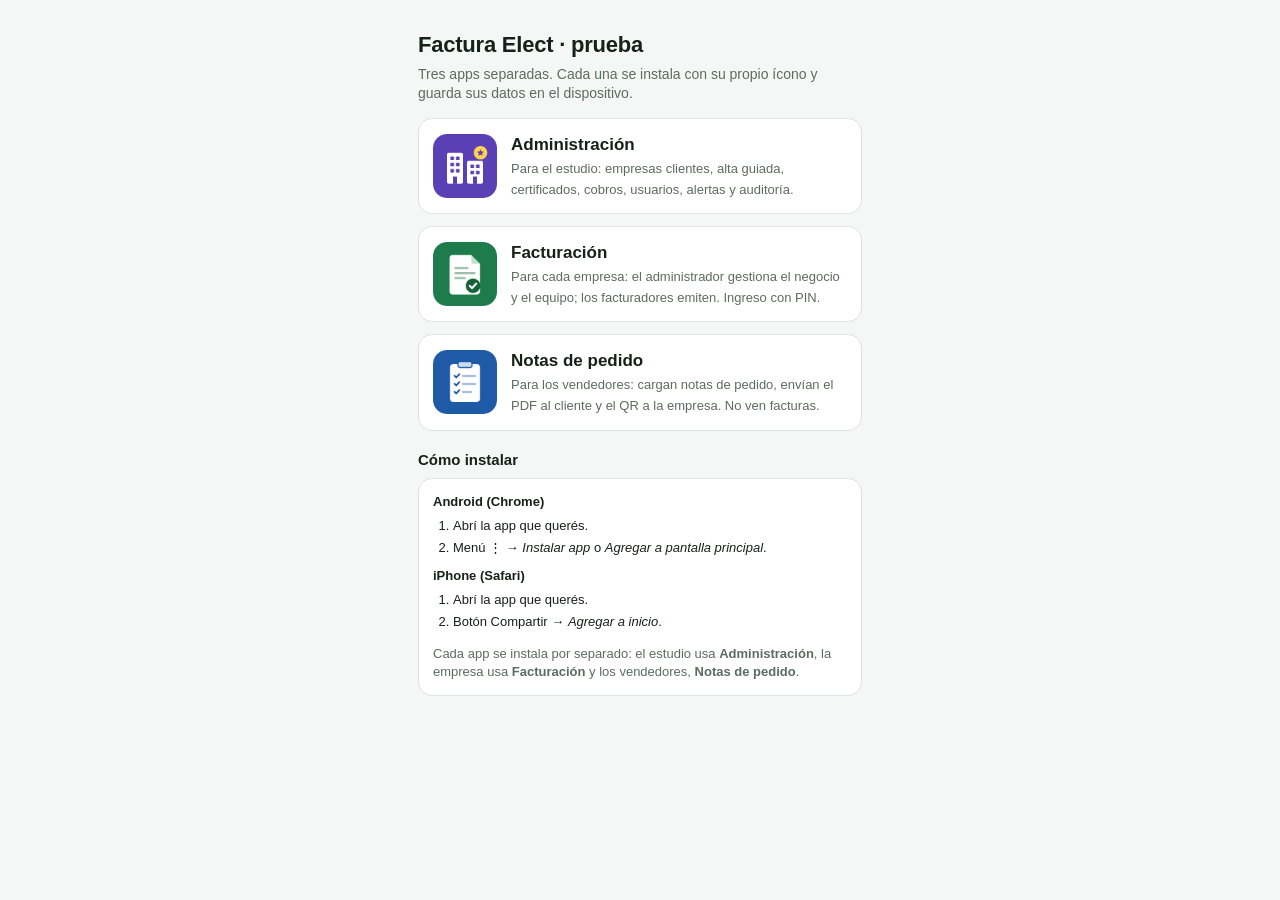
<file: index.html>
<!DOCTYPE html>
<html lang="es">
<head>
<meta charset="UTF-8">
<meta name="viewport" content="width=device-width, initial-scale=1, viewport-fit=cover">
<meta name="color-scheme" content="light dark">
<title>Factura Elect</title>
<link rel="icon" href="facturador/icons/icon.svg" type="image/svg+xml">
<script>try{var t=localStorage.getItem("fe_theme");if(t)document.documentElement.setAttribute("data-theme",t)}catch(e){}</script>
<link rel="stylesheet" href="shared/styles.css">
<style>
  .apps { display: grid; gap: 12px; margin-top: 14px; }
  .appcard { display: flex; gap: 14px; align-items: center; text-decoration: none; color: var(--text); }
  .appcard img { width: 64px; height: 64px; flex: none; }
  .appcard b { font-size: 17px; display: block; }
  ol { padding-left: 20px; margin: 6px 0 0; } li { margin: 4px 0; }
</style>
</head>
<body>
<div class="app"><main class="screen" style="padding-top:24px">
  <h2>Factura Elect · prueba</h2>
  <p class="lead">Tres apps separadas. Cada una se instala con su propio ícono y guarda sus datos en el dispositivo.</p>
  <div class="apps">
    <a class="card appcard" href="admin/"><img src="admin/icons/icon-192.png" alt="">
      <span><b>Administración</b><span class="small muted">Para el estudio: empresas clientes, alta guiada, certificados, cobros, usuarios, alertas y auditoría.</span></span></a>
    <a class="card appcard" href="facturador/"><img src="facturador/icons/icon-192.png" alt="">
      <span><b>Facturación</b><span class="small muted">Para cada empresa: el administrador gestiona el negocio y el equipo; los facturadores emiten. Ingreso con PIN.</span></span></a>
    <a class="card appcard" href="pedidos/"><img src="pedidos/icons/icon-192.png" alt="">
      <span><b>Notas de pedido</b><span class="small muted">Para los vendedores: cargan notas de pedido, envían el PDF al cliente y el QR a la empresa. No ven facturas.</span></span></a>
  </div>
  <div class="section"><div class="section-title">Cómo instalar</div>
    <div class="card small">
      <b>Android (Chrome)</b><ol><li>Abrí la app que querés.</li><li>Menú ⋮ → <i>Instalar app</i> o <i>Agregar a pantalla principal</i>.</li></ol>
      <b style="display:block;margin-top:10px">iPhone (Safari)</b><ol><li>Abrí la app que querés.</li><li>Botón Compartir → <i>Agregar a inicio</i>.</li></ol>
      <p class="muted" style="margin-bottom:0">Cada app se instala por separado: el estudio usa <b>Administración</b>, la empresa usa <b>Facturación</b> y los vendedores, <b>Notas de pedido</b>.</p>
    </div></div>
</main></div>
</body>
</html>
</file>
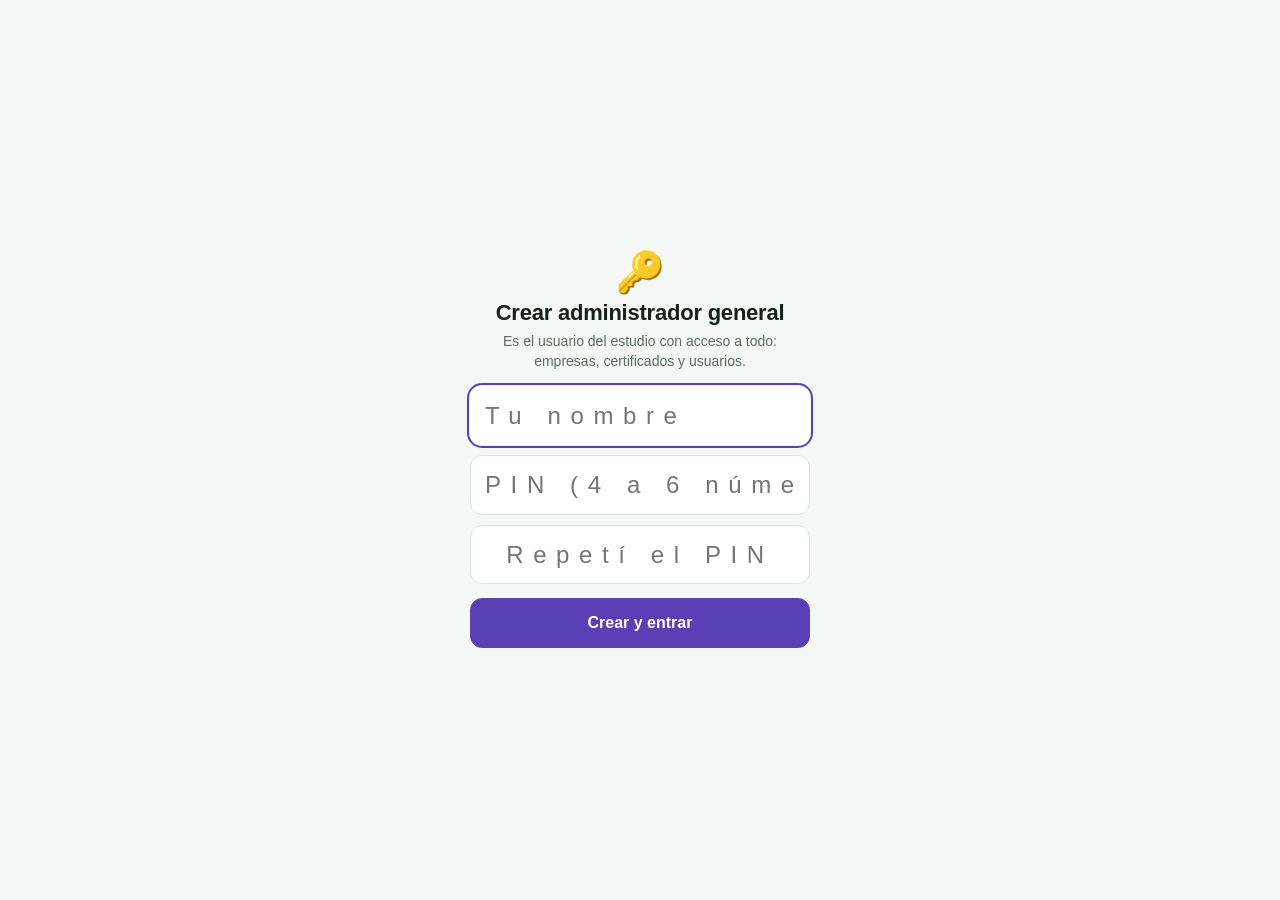
<file: admin/index.html>
<!DOCTYPE html>
<html lang="es">
<head>
<meta charset="UTF-8">
<meta name="viewport" content="width=device-width, initial-scale=1, viewport-fit=cover">
<meta name="color-scheme" content="light dark">
<meta name="theme-color" content="#5B3FB5">
<title>Administración</title>
<link rel="manifest" href="manifest.webmanifest">
<link rel="icon" href="icons/icon.svg" type="image/svg+xml">
<link rel="apple-touch-icon" href="icons/apple-touch-icon.png">
<meta name="apple-mobile-web-app-capable" content="yes">
<meta name="mobile-web-app-capable" content="yes">
<meta name="apple-mobile-web-app-title" content="Admin">
<script>try{var t=localStorage.getItem("fe_theme");if(t)document.documentElement.setAttribute("data-theme",t)}catch(e){}</script>
<link rel="stylesheet" href="../shared/styles.css">
<style>
  /* Admin usa violeta para distinguirla del Facturador (verde) y de Pedidos (azul) */
  :root { --accent: #5B3FB5; --accent-strong: #4A3296; --accent-soft: #EEE9FA; }
  @media (prefers-color-scheme: dark) { :root:not([data-theme="light"]) { --accent: #B9A6F5; --accent-strong: #CBBDF8; --accent-soft: #2A2240; --accent-text: #0F1712; } }
  :root[data-theme="dark"] { --accent: #B9A6F5; --accent-strong: #CBBDF8; --accent-soft: #2A2240; --accent-text: #0F1712; }
</style>
</head>
<body>
<div class="app">
  <header class="topbar">
    <div class="row1">
      <h1 id="title">Panel</h1>
      <span class="env">Admin</span>
    </div>
    <div class="company" id="companyLine"></div>
  </header>
  <main class="screen" id="screen"></main>
  <nav class="tabbar" aria-label="Navegación principal" style="--tabs:5">
    <button class="tab" data-go="panel"><span class="ico" aria-hidden="true"><svg viewBox="0 0 24 24"><rect x="3" y="3" width="8" height="8" rx="2"/><rect x="13" y="3" width="8" height="5" rx="2"/><rect x="13" y="10" width="8" height="11" rx="2"/><rect x="3" y="13" width="8" height="8" rx="2"/></svg></span>Inicio</button>
    <button class="tab" data-go="empresas"><span class="ico" aria-hidden="true"><svg viewBox="0 0 24 24"><rect x="4" y="3" width="10" height="18" rx="1.5"/><path d="M14 9h5.5a.5.5 0 0 1 .5.5V21h-6"/><path d="M7.5 7h1M10.5 7h1M7.5 11h1M10.5 11h1M7.5 15h1M10.5 15h1"/></svg></span>Empresas</button>
    <button class="tab" data-go="cobros"><span class="ico" aria-hidden="true"><svg viewBox="0 0 24 24"><rect x="3" y="6" width="18" height="12" rx="2"/><circle cx="12" cy="12" r="2.5"/><path d="M6 9v.01M18 15v.01"/></svg></span>Cobros</button>
    <button class="tab" data-go="usuarios"><span class="ico" aria-hidden="true"><svg viewBox="0 0 24 24"><circle cx="9" cy="8" r="3.5"/><path d="M2.5 20c.8-3.5 3.4-5.5 6.5-5.5s5.7 2 6.5 5.5"/><path d="M16 4.5a3.5 3.5 0 0 1 0 7M18 14.8c1.8.7 3 2.5 3.5 5.2"/></svg></span>Usuarios</button>
    <button class="tab" data-go="ajustes"><span class="ico" aria-hidden="true"><svg viewBox="0 0 24 24"><circle cx="12" cy="12" r="3.2"/><path d="M12 2.5v3M12 18.5v3M2.5 12h3M18.5 12h3M5.3 5.3l2.1 2.1M16.6 16.6l2.1 2.1M5.3 18.7l2.1-2.1M16.6 7.4l2.1-2.1"/></svg></span>Más</button>
  </nav>
  <div class="toast" id="toast" role="status" aria-live="polite"></div>
</div>
<script src="../vendor/lz-string.min.js"></script>
<script src="../vendor/qrcode.js"></script>
<script src="../shared/core.js"></script>
<script src="../shared/tenant.js"></script>
<script src="app.js"></script>
</body>
</html>
</file>
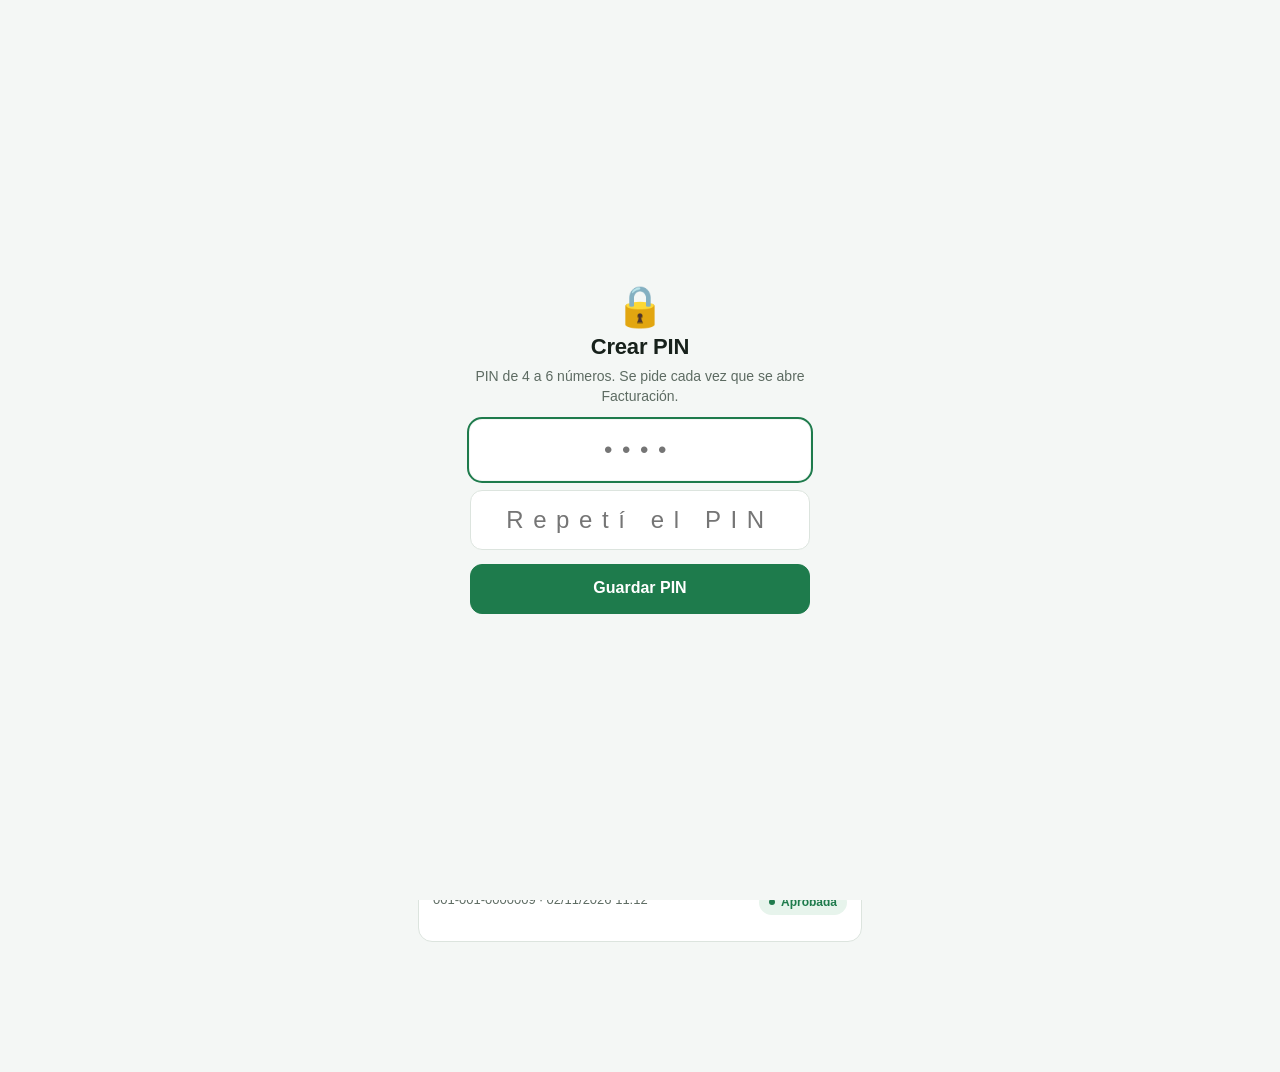
<file: facturador/index.html>
<!DOCTYPE html>
<html lang="es">
<head>
<meta charset="UTF-8">
<meta name="viewport" content="width=device-width, initial-scale=1, viewport-fit=cover">
<meta name="color-scheme" content="light dark">
<meta name="theme-color" content="#1E7B4C">
<title>Facturación</title>
<link rel="manifest" href="manifest.webmanifest">
<link rel="icon" href="icons/icon.svg" type="image/svg+xml">
<link rel="apple-touch-icon" href="icons/apple-touch-icon.png">
<meta name="apple-mobile-web-app-capable" content="yes">
<meta name="mobile-web-app-capable" content="yes">
<meta name="apple-mobile-web-app-title" content="Facturador">
<script>try{var t=localStorage.getItem("fe_theme");if(t)document.documentElement.setAttribute("data-theme",t)}catch(e){}</script>
<link rel="stylesheet" href="../shared/styles.css">
</head>
<body>
<div class="app">
  <header class="topbar">
    <div class="row1">
      <h1 id="title">Inicio</h1>
      <span class="env" id="envChip">Prueba</span>
    </div>
    <div class="company" id="companyLine"></div>
  </header>
  <main class="screen" id="screen"></main>
  <nav class="tabbar" aria-label="Navegación principal" style="--tabs:5">
    <button class="tab" data-go="home"><span class="ico" aria-hidden="true"><svg viewBox="0 0 24 24"><path d="M3 11l9-7 9 7"/><path d="M5 10v10h14V10"/><path d="M10 20v-6h4v6"/></svg></span>Inicio</button>
    <button class="tab" data-go="new"><span class="ico" aria-hidden="true"><svg viewBox="0 0 24 24"><rect x="4" y="4" width="16" height="16" rx="4"/><path d="M12 8v8M8 12h8"/></svg></span>Nueva</button>
    <button class="tab" data-go="pedidos"><span class="ico" aria-hidden="true"><svg viewBox="0 0 24 24"><path d="M3 7l9-4 9 4-9 4-9-4z"/><path d="M3 7v10l9 4 9-4V7"/><path d="M12 11v10"/></svg></span>Pedidos<span class="badge hidden" id="pedBadge"></span></button>
    <button class="tab" data-go="history"><span class="ico" aria-hidden="true"><svg viewBox="0 0 24 24"><path d="M6 3h12v18l-3-2-3 2-3-2-3 2z"/><path d="M9 8h6M9 12h6M9 16h4"/></svg></span>Historial</button>
    <button class="tab" data-go="settings"><span class="ico" aria-hidden="true"><svg viewBox="0 0 24 24"><circle cx="12" cy="12" r="3.2"/><path d="M12 2.5v3M12 18.5v3M2.5 12h3M18.5 12h3M5.3 5.3l2.1 2.1M16.6 16.6l2.1 2.1M5.3 18.7l2.1-2.1M16.6 7.4l2.1-2.1"/></svg></span>Ajustes</button>
  </nav>
  <div class="toast" id="toast" role="status" aria-live="polite"></div>
</div>
<script src="../vendor/lz-string.min.js"></script>
<script src="../vendor/jsQR.js"></script>
<script src="../vendor/qrcode.js"></script>
<script src="../vendor/jspdf.umd.min.js"></script>
<script src="../shared/core.js"></script>
<script src="../shared/tenant.js"></script>
<script src="kude-pdf.js"></script>
<script src="xml-preview.js"></script>
<script src="../shared/nota-pedido-pdf.js"></script>
<script src="app.js"></script>
</body>
</html>
</file>
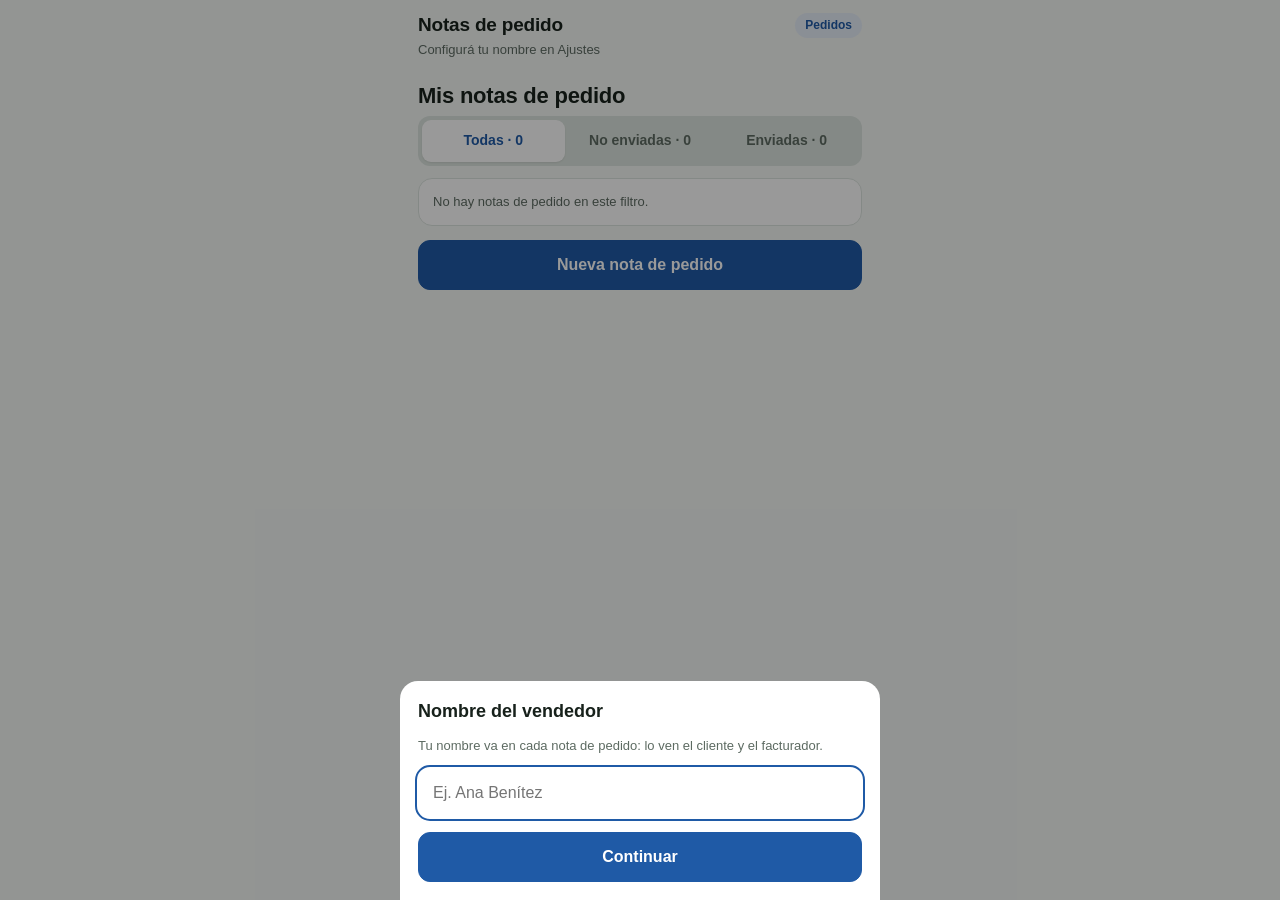
<file: pedidos/index.html>
<!DOCTYPE html>
<html lang="es">
<head>
<meta charset="UTF-8">
<meta name="viewport" content="width=device-width, initial-scale=1, viewport-fit=cover">
<meta name="color-scheme" content="light dark">
<meta name="theme-color" content="#1F5AA6">
<title>Notas de pedido</title>
<link rel="manifest" href="manifest.webmanifest">
<link rel="icon" href="icons/icon.svg" type="image/svg+xml">
<link rel="apple-touch-icon" href="icons/apple-touch-icon.png">
<meta name="apple-mobile-web-app-capable" content="yes">
<meta name="mobile-web-app-capable" content="yes">
<meta name="apple-mobile-web-app-title" content="Pedidos">
<script>try{var t=localStorage.getItem("fe_theme");if(t)document.documentElement.setAttribute("data-theme",t)}catch(e){}</script>
<link rel="stylesheet" href="../shared/styles.css">
<style>
  /* Pedidos usa azul para no confundirla con el Facturador (verde) */
  :root { --accent: #1F5AA6; --accent-strong: #184A8A; --accent-soft: #E6EEF8; }
  @media (prefers-color-scheme: dark) { :root:not([data-theme="light"]) { --accent: #7FB0F0; --accent-strong: #9AC2F5; --accent-soft: #1A2A40; --accent-text: #0F1712; } }
  :root[data-theme="dark"] { --accent: #7FB0F0; --accent-strong: #9AC2F5; --accent-soft: #1A2A40; --accent-text: #0F1712; }
</style>
</head>
<body>
<div class="app">
  <header class="topbar">
    <div class="row1">
      <h1 id="title">Nueva nota de pedido</h1>
      <span class="env">Pedidos</span>
    </div>
    <div class="company" id="companyLine"></div>
  </header>
  <main class="screen" id="screen"></main>
  <nav class="tabbar" aria-label="Navegación principal" style="--tabs:4">
    <button class="tab" data-go="list"><span class="ico" aria-hidden="true"><svg viewBox="0 0 24 24"><path d="M6 3h12v18l-3-2-3 2-3-2-3 2z"/><path d="M9 8h6M9 12h6M9 16h4"/></svg></span>Notas</button>
    <button class="tab" data-go="new"><span class="ico" aria-hidden="true"><svg viewBox="0 0 24 24"><rect x="4" y="4" width="16" height="16" rx="4"/><path d="M12 8v8M8 12h8"/></svg></span>Nueva nota</button>
    <button class="tab" data-go="clients"><span class="ico" aria-hidden="true"><svg viewBox="0 0 24 24"><circle cx="12" cy="8" r="4"/><path d="M4 21c1-4 4.5-6 8-6s7 2 8 6"/></svg></span>Clientes</button>
    <button class="tab" data-go="settings"><span class="ico" aria-hidden="true"><svg viewBox="0 0 24 24"><circle cx="12" cy="12" r="3.2"/><path d="M12 2.5v3M12 18.5v3M2.5 12h3M18.5 12h3M5.3 5.3l2.1 2.1M16.6 16.6l2.1 2.1M5.3 18.7l2.1-2.1M16.6 7.4l2.1-2.1"/></svg></span>Ajustes</button>
  </nav>
  <div class="toast" id="toast" role="status" aria-live="polite"></div>
</div>
<script src="../vendor/lz-string.min.js"></script>
<script src="../vendor/qrcode.js"></script>
<script src="../vendor/jsQR.js"></script>
<script src="../shared/core.js"></script>
<script src="../vendor/jspdf.umd.min.js"></script>
<script src="../shared/tenant.js"></script>
<script src="../shared/nota-pedido-pdf.js"></script>
<script src="app.js"></script>
</body>
</html>
</file>
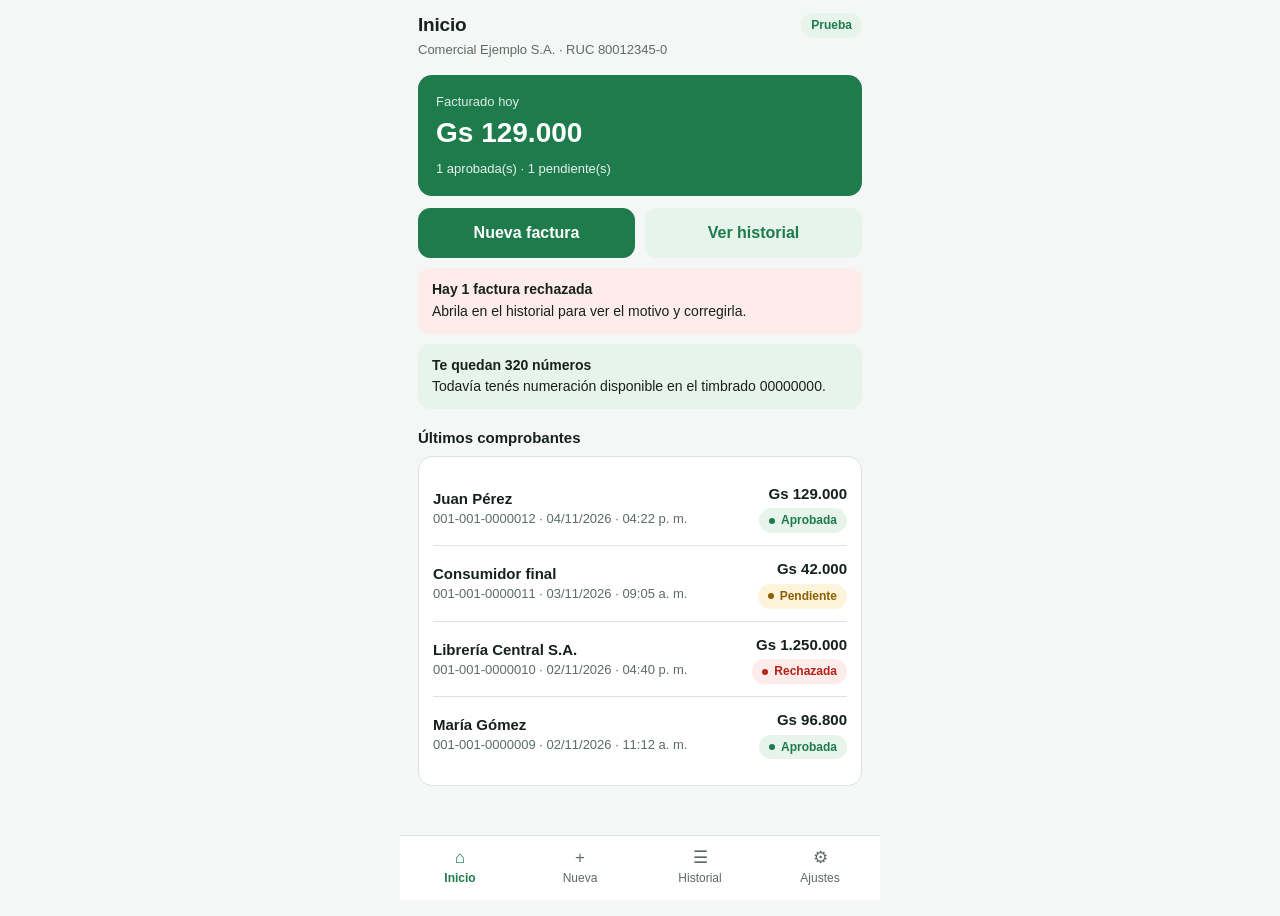
<file: docs/facturador-prueba-local-original.html>
<!DOCTYPE html>
<html lang="es">
<head>
<meta charset="UTF-8">
<meta name="viewport" content="width=device-width, initial-scale=1, viewport-fit=cover">
<meta name="color-scheme" content="light dark">
<title>Facturador electrónico</title>
<style>
  :root {
    --bg: #F4F7F5;
    --surface: #FFFFFF;
    --text: #17211B;
    --muted: #5D6B62;
    --border: #DCE4DE;
    --accent: #1E7B4C;
    --accent-strong: #176139;
    --accent-soft: #E7F4EC;
    --accent-text: #FFFFFF;
    --bad: #B42318;
    --bad-soft: #FDECEA;
    --warn: #8C6100;
    --warn-soft: #FDF4DC;
    --radius: 14px;
    color-scheme: light;
  }
  @media (prefers-color-scheme: dark) {
    :root:not([data-theme="light"]) {
      --bg: #0F1712; --surface: #17221B; --text: #E8F1EB; --muted: #98A89E; --border: #2A3A2F;
      --accent: #4CC48A; --accent-strong: #63D39C; --accent-soft: #1D3327; --accent-text: #0F1712;
      --bad: #F08A80; --bad-soft: #3A1D1A; --warn: #E8C36A; --warn-soft: #34290F; color-scheme: dark;
    }
  }
  :root[data-theme="dark"] {
    --bg: #0F1712; --surface: #17221B; --text: #E8F1EB; --muted: #98A89E; --border: #2A3A2F;
    --accent: #4CC48A; --accent-strong: #63D39C; --accent-soft: #1D3327; --accent-text: #0F1712;
    --bad: #F08A80; --bad-soft: #3A1D1A; --warn: #E8C36A; --warn-soft: #34290F; color-scheme: dark;
  }
  * { box-sizing: border-box; }
  html, body { height: 100%; margin: 0; }
  body {
    font-family: -apple-system, BlinkMacSystemFont, "Segoe UI", Roboto, Helvetica, Arial, sans-serif;
    background: var(--bg); color: var(--text); font-size: 15px; line-height: 1.4; -webkit-font-smoothing: antialiased;
  }
  .app { max-width: 480px; margin: 0 auto; min-height: 100%; display: flex; flex-direction: column; }
  .topbar { position: sticky; top: 0; z-index: 5; background: var(--bg); padding: calc(env(safe-area-inset-top,0px) + 12px) 18px 10px; }
  .topbar .row1 { display: flex; justify-content: space-between; align-items: center; gap: 10px; }
  .topbar h1 { font-size: 19px; margin: 0; font-weight: 700; letter-spacing: -.01em; }
  .env { font-size: 12px; font-weight: 600; color: var(--accent); background: var(--accent-soft); padding: 4px 10px; border-radius: 999px; }
  .company { font-size: 13px; color: var(--muted); margin-top: 2px; }
  .screen { flex: 1; padding: 6px 18px 130px; }
  .tabbar { position: fixed; bottom: 0; left: 50%; transform: translateX(-50%); width: 100%; max-width: 480px;
    background: var(--surface); border-top: 1px solid var(--border); display: grid; grid-template-columns: repeat(4,1fr);
    padding: 6px 0 calc(env(safe-area-inset-bottom,0px) + 6px); z-index: 10; }
  .tab { background: none; border: 0; color: var(--muted); font: inherit; font-size: 12px; min-height: 52px; cursor: pointer; padding: 6px 0; }
  .tab.on { color: var(--accent); font-weight: 700; }
  .tab .ico { display: block; font-size: 17px; line-height: 1.1; margin-bottom: 2px; }

  h2 { font-size: 22px; margin: 6px 0 4px; font-weight: 700; letter-spacing: -.01em; }
  .lead { color: var(--muted); font-size: 14px; margin: 0 0 14px; }
  .section { margin-top: 18px; }
  .section-title { display: flex; align-items: center; gap: 10px; font-weight: 700; font-size: 15px; margin-bottom: 8px; }
  .num { width: 24px; height: 24px; border-radius: 50%; background: var(--accent); color: var(--accent-text); display: inline-flex; align-items: center; justify-content: center; font-size: 13px; font-weight: 700; flex: none; }
  .num.done { background: var(--accent-soft); color: var(--accent); }
  .card { background: var(--surface); border: 1px solid var(--border); border-radius: var(--radius); padding: 14px; }
  .hero { background: var(--accent); color: var(--accent-text); border-radius: var(--radius); padding: 18px; }
  .hero .label { font-size: 13px; opacity: .85; }
  .hero .value { font-size: 28px; font-weight: 700; font-variant-numeric: tabular-nums; margin-top: 2px; }
  .hero .meta { font-size: 13px; opacity: .9; margin-top: 8px; }
  .quick { display: grid; grid-template-columns: 1fr 1fr; gap: 10px; margin-top: 12px; }
  .row { display: flex; justify-content: space-between; align-items: center; gap: 12px; padding: 12px 0; border-bottom: 1px solid var(--border); cursor: pointer; }
  .row:last-child { border-bottom: 0; }
  .row .main { min-width: 0; }
  .row .title { font-weight: 600; white-space: nowrap; overflow: hidden; text-overflow: ellipsis; }
  .row .sub { font-size: 13px; color: var(--muted); margin-top: 1px; }
  .amount { font-variant-numeric: tabular-nums; font-weight: 700; white-space: nowrap; }
  .muted { color: var(--muted); }
  .small { font-size: 13px; }

  .chip { display: inline-flex; align-items: center; gap: 6px; font-size: 12px; font-weight: 700; padding: 4px 10px; border-radius: 999px; white-space: nowrap; }
  .chip::before { content: ""; width: 6px; height: 6px; border-radius: 50%; background: currentColor; }
  .chip.ok { color: var(--accent); background: var(--accent-soft); }
  .chip.bad { color: var(--bad); background: var(--bad-soft); }
  .chip.warn { color: var(--warn); background: var(--warn-soft); }
  .chip.neutral { color: var(--muted); background: var(--border); }
  .chip.neutral::before { display: none; }

  .notice { border-radius: 12px; padding: 12px 14px; font-size: 14px; margin-top: 10px; }
  .notice.ok { background: var(--accent-soft); color: var(--text); }
  .notice.bad { background: var(--bad-soft); color: var(--text); }
  .notice.warn { background: var(--warn-soft); color: var(--text); }
  .notice b { display: block; margin-bottom: 2px; }

  label { display: block; font-size: 13px; color: var(--muted); margin: 12px 0 6px; font-weight: 600; }
  input, select {
    width: 100%; font: inherit; font-size: 16px; color: var(--text); background: var(--surface);
    border: 1px solid var(--border); border-radius: 12px; padding: 12px 14px; min-height: 50px; appearance: none;
  }
  input:focus, select:focus { outline: 2px solid var(--accent); outline-offset: 1px; border-color: transparent; }
  .seg { display: grid; grid-auto-flow: column; grid-auto-columns: 1fr; background: var(--border); border-radius: 12px; padding: 4px; gap: 4px; }
  .seg button { font: inherit; font-size: 14px; border: 0; background: transparent; color: var(--muted); min-height: 42px; border-radius: 9px; cursor: pointer; font-weight: 600; }
  .seg button.on { background: var(--surface); color: var(--accent); box-shadow: 0 1px 2px rgba(0,0,0,.08); }
  .grid2 { display: grid; grid-template-columns: 1fr 1fr; gap: 10px; }

  .btn { font: inherit; font-size: 16px; font-weight: 700; min-height: 50px; border-radius: 12px; padding: 12px 16px;
    border: 1px solid var(--border); background: var(--surface); color: var(--text); cursor: pointer; width: 100%; }
  .btn.primary { background: var(--accent); color: var(--accent-text); border-color: var(--accent); }
  .btn.soft { background: var(--accent-soft); color: var(--accent); border-color: transparent; }
  .btn:disabled { opacity: .4; cursor: not-allowed; }
  .btn-row { display: grid; grid-template-columns: 1fr 1fr; gap: 10px; }
  .btn-row .btn { font-size: 15px; min-height: 48px; }
  .link { background: none; border: 0; color: var(--accent); font: inherit; font-weight: 600; padding: 8px 0; min-height: 44px; cursor: pointer; }
  .add { display: flex; align-items: center; justify-content: center; gap: 8px; width: 100%; background: none; border: 1.5px dashed var(--accent); color: var(--accent); border-radius: 12px; min-height: 48px; font: inherit; font-weight: 700; cursor: pointer; margin-top: 8px; }

  .item { display: grid; grid-template-columns: 1fr auto; gap: 2px 10px; padding: 12px 0; border-bottom: 1px solid var(--border); }
  .item:last-of-type { border-bottom: 0; }
  .item .desc { font-weight: 600; }
  .item .calc { font-size: 13px; color: var(--muted); font-variant-numeric: tabular-nums; }
  .item .del { grid-column: 2; grid-row: 1 / span 2; align-self: start; background: none; border: 0; color: var(--muted); font: inherit; font-size: 13px; cursor: pointer; min-height: 32px; padding: 0 0 0 6px; }

  .detect { border: 1px solid var(--accent); background: var(--accent-soft); border-radius: 12px; padding: 12px 14px; margin-top: 10px; }
  .detect .kind { font-weight: 700; color: var(--accent); }
  .detect .why { font-size: 13px; color: var(--muted); margin-top: 3px; }

  .sticky-total { position: fixed; bottom: 62px; left: 50%; transform: translateX(-50%); width: 100%; max-width: 480px;
    background: var(--surface); border-top: 1px solid var(--border); padding: 12px 18px; z-index: 9; }
  .sticky-total .line { display: flex; justify-content: space-between; align-items: baseline; margin-bottom: 10px; }
  .sticky-total .big { font-size: 22px; font-weight: 700; font-variant-numeric: tabular-nums; }
  .sticky-total .muted { font-size: 13px; }

  .toast { position: fixed; left: 50%; transform: translateX(-50%); bottom: 140px; background: var(--text); color: var(--bg);
    padding: 10px 16px; border-radius: 10px; font-size: 14px; opacity: 0; transition: opacity .2s; pointer-events: none; max-width: 90%; text-align: center; z-index: 30; }
  .toast.show { opacity: 1; }
  .hidden { display: none !important; }

  /* ===== KuDE: mismo diseño que el PDF de prueba, compacto ===== */
  .kude { background: #FFFFFF; color: #111; font-family: Helvetica, Arial, sans-serif; font-size: 11px; line-height: 1.3; padding: 10px; border-radius: 8px; border: 1px solid #CFD8D2; }
  .kude .band { text-align: center; color: #B42318; font-weight: 700; font-size: 10px; }
  .kude .logo-img { max-width: 150px; max-height: 56px; display: block; margin-bottom: 6px; }
  .kude .band2 { text-align: center; color: #B42318; font-size: 8px; margin-top: -2px; margin-bottom: 4px; }
  .kude .ttl { text-align: center; font-size: 11px; margin: 2px 0 6px; }
  .kude .box { border: 1px solid #111; padding: 6px 8px; margin-bottom: 6px; }
  .kude .hd > div { display: inline-block; width: 49%; vertical-align: top; }
  .kude .logo { border: 1px dashed #8A8A8A; color: #8A8A8A; font-size: 9px; text-align: center; padding: 8px 4px; width: 60%; margin-bottom: 6px; }
  .kude .em { font-size: 9.5px; }
  .kude .em b { font-size: 11px; }
  .kude .r { text-align: right; }
  .kude .fact { font-weight: 700; font-size: 12px; margin-top: 8px; }
  .kude .grid { font-size: 10px; }
  .kude .grid > div { display: inline-block; width: 49%; vertical-align: top; margin-bottom: 4px; }
  .kude .grid div span { font-weight: 700; }
  .tblwrap { overflow-x: auto; -webkit-overflow-scrolling: touch; }
  .kude table { width: 100%; min-width: 560px; border-collapse: collapse; font-size: 9.5px; table-layout: fixed; }
  .kude td, .kude th { overflow: hidden; }
  .kude td.n, .kude th.n { white-space: nowrap; }
  .kude col.c-cod { width: 11%; } .kude col.c-desc { width: 26%; } .kude col.c-un { width: 8%; } .kude col.c-qty { width: 9%; } .kude col.c-pu { width: 13%; } .kude col.c-dc { width: 7%; } .kude col.c-ex { width: 9%; } .kude col.c-5 { width: 8.5%; } .kude col.c-10 { width: 8.5%; }
  .kude th { text-align: left; border-bottom: 1px solid #111; padding: 3px 2px; font-size: 9.5px; }
  .kude td { padding: 3px 2px; border-bottom: 1px solid #DDD; }
  .kude .n { text-align: right; font-variant-numeric: tabular-nums; }
  .kude .tot-row td { border-bottom: 1px solid #111; font-weight: 700; }
  .kude .liq { font-weight: 700; font-size: 10px; display: flex; justify-content: space-between; padding-top: 4px; gap: 6px; }
  .kude .foot > div:first-child { display: inline-block; width: 92px; vertical-align: top; }
  .kude .foot > div:last-child { display: inline-block; width: calc(100% - 100px); vertical-align: top; }
  .kude .qr { width: 84px; height: 84px; border: 1px solid #111; display: flex; align-items: center; justify-content: center; text-align: center; font-size: 9px; color: #666; padding: 4px; }
  .kude .cdc { background: #C9DBEF; text-align: center; font-weight: 700; font-size: 10px; padding: 4px; margin: 4px 0; letter-spacing: .02em; }
  .kude .link { color: #1F5AA6; font-size: 10px; padding: 0; min-height: 0; text-decoration: none; }
  .kude .legal { font-size: 9px; margin-top: 4px; }
  .kude .note { font-size: 8.5px; color: #555; margin-top: 6px; text-align: left; }

  @media print {
    body * { visibility: hidden !important; }
    #kudeBody, #kudeBody * { visibility: visible !important; }
    #kudeBody { position: absolute; left: 0; top: 0; width: 100%; }
    .tabbar, .topbar, .sticky-total { display: none !important; }
    .kude { border: 0; }
  }
</style>
</head>
<body>
<div class="app">
  <header class="topbar">
    <div class="row1">
      <h1 id="title">Inicio</h1>
      <span class="env" id="envChip">Prueba</span>
    </div>
    <div class="company" id="companyLine"></div>
  </header>

  <main class="screen" id="screen"></main>

  <nav class="tabbar" aria-label="Navegación principal">
    <button class="tab" data-go="home"><span class="ico">&#8962;</span>Inicio</button>
    <button class="tab" data-go="new"><span class="ico">&#43;</span>Nueva</button>
    <button class="tab" data-go="history"><span class="ico">&#9776;</span>Historial</button>
    <button class="tab" data-go="settings"><span class="ico">&#9881;</span>Ajustes</button>
  </nav>
  <div class="toast" id="toast" role="status" aria-live="polite"></div>
</div>

<script>
(function () {
  // ================= Datos de ejemplo (ficticios) =================
  const company = {
    name: "Comercial Ejemplo S.A.", fantasy: "Ejemplo Store", ruc: "80012345", dv: "0",
    activity: "Venta al por menor de artículos de librería", address: "Av. Principal Nº 1234",
    city: "Asunción", phone: "021 000 000", mail: "facturacion@ejemplo.com.py",
    timbrado: "00000000", start: "01/11/2026", end: "31/10/2027",
    establishment: "001", point: "001", leftToUse: 320, env: "test", certExpires: "15/03/2027", csc: "0001", logo: null
  };

  // Búsqueda simulada en el registro de contribuyentes (en producción: consulta RUC de la DNIT, manual 9.6)
  const registry = {
    "4567890-1": { name: "Juan Pérez", type: "Persona física", regime: "Simple", oee: false },
    "3210987-3": { name: "María Gómez", type: "Persona física", regime: "Unipersonal", oee: false },
    "80098765-9": { name: "Librería Central S.A.", type: "Persona jurídica", regime: "Sociedad", oee: false },
    "80011111-7": { name: "Municipalidad de Ejemplo", type: "Persona jurídica", regime: "Organismo del Estado", oee: true }
  };

  const invoices = [
    { id: 1, number: "001-001-0000012", date: "2026-11-04T16:22:48", client: "Juan Pérez", ruc: "4567890-1", total: 129000, status: "ok", cdc: "0180 0123 4500 0100 1000 0012 2202 6110 4141 7392 8510", operation: "B2B" },
    { id: 2, number: "001-001-0000011", date: "2026-11-03T09:05:00", client: "Consumidor final", ruc: "", total: 42000, status: "warn", cdc: "", operation: "B2C" },
    { id: 3, number: "001-001-0000010", date: "2026-11-02T16:40:00", client: "Librería Central S.A.", ruc: "80098765-9", total: 1250000, status: "bad", cdc: "", operation: "B2B", reason: "1103 Número de timbrado no vigente" },
    { id: 4, number: "001-001-0000009", date: "2026-11-02T11:12:00", client: "María Gómez", ruc: "3210987-3", total: 96800, status: "ok", cdc: "", operation: "B2B" }
  ];

  const INNOMINATE_LIMIT = 7000000;

  // ================= Algoritmo: operación según el tipo de receptor =================
  // Dígito verificador: módulo 11 (NT 014), pesos 2 a 9 desde la derecha.
  function dv11(digits) {
    let total = 0, w = 2;
    for (let i = digits.length - 1; i >= 0; i--) { total += Number(digits[i]) * w; w = w === 9 ? 2 : w + 1; }
    const dv = 11 - (total % 11);
    return dv >= 10 ? 0 : dv;
  }
  function parseRuc(text) {
    const clean = String(text || "").replace(/\s/g, "").toUpperCase();
    const m = clean.match(/^(\d{4,8})-?(\d)$/);
    if (!m) return null;
    return { base: m[1], dv: Number(m[2]), full: m[1] + "-" + m[2] };
  }
  // Devuelve { mode, operation, label, why, valid }
  function classify(receiver, total) {
    if (receiver.mode === "sin") {
      const needsDoc = total >= INNOMINATE_LIMIT;
      return {
        mode: "sin", operation: "B2C", label: "Consumidor final", valid: !needsDoc || !!receiver.doc,
        why: needsDoc
          ? "Desde Gs 7.000.000 hay que identificar al comprador con su documento."
          : "Sin RUC: se factura como venta a consumidor."
      };
    }
    const parsed = parseRuc(receiver.ruc);
    if (!parsed) return { mode: "con", valid: false, label: "", why: "Escribí el RUC con su dígito verificador, por ejemplo 4567890-1." };
    if (dv11(parsed.base) !== parsed.dv) return { mode: "con", valid: false, label: "", why: "El dígito verificador no corresponde a ese RUC. Revisá el número." };
    const info = registry[parsed.full];
    if (!info) {
      return { mode: "con", valid: true, operation: "B2B", label: "Contribuyente", name: "",
        why: "RUC válido. No aparece en la búsqueda de prueba: se factura como empresa a empresa." };
    }
    if (info.oee) {
      return { mode: "con", valid: true, operation: "B2G", label: info.regime, name: info.name,
        why: "Organismo del Estado: se factura como venta al Estado y necesita el código DNCP." };
    }
    return { mode: "con", valid: true, operation: "B2B", label: `${info.type} · ${info.regime}`, name: info.name,
      why: "Contribuyente con RUC: se factura como empresa a empresa. No tenés que elegirlo." };
  }
  const opName = { B2B: "Empresa a empresa", B2C: "Empresa a consumidor", B2G: "Empresa a Estado", B2F: "Empresa a extranjero" };

  // ================= Estado =================
  const state = { screen: "home", filter: "all", detailId: null, lastResult: null,
    draft: newDraft(), preview: null };
  function newDraft() {
    return { mode: "con", ruc: "", name: "", doc: "", email: "", condition: "contado", installments: 1,
      currency: "PYG", exchange: "", items: [] };
  }

  // ================= Cálculos =================
  const fmt = n => String(Math.round(n)).replace(/\B(?=(\d{3})+(?!\d))/g, ".");
  const esc = s => String(s == null ? "" : s).replace(/[&<>"']/g, c => ({ "&": "&amp;", "<": "&lt;", ">": "&gt;", '"': "&quot;", "'": "&#39;" }[c]));
  const fmtDate = iso => { const d = new Date(iso); return d.toLocaleDateString("es-PY", { day: "2-digit", month: "2-digit", year: "numeric" }) + " · " + d.toLocaleTimeString("es-PY", { hour: "2-digit", minute: "2-digit" }); };
  function calcItem(it) {
    const gross = Math.round(it.qty * it.price);
    const disc = Math.round(gross * (it.discount || 0) / 100);
    const total = gross - disc;
    const iva10 = it.tax === "10" ? Math.floor(total / 11) : 0;
    const iva5 = it.tax === "5" ? Math.floor(total / 21) : 0;
    return { total, iva10, iva5, iva: iva10 + iva5, exe: it.tax === "E" ? total : 0, b5: it.tax === "5" ? total : 0, b10: it.tax === "10" ? total : 0 };
  }
  function calcDraft(d) {
    const t = { exe: 0, b5: 0, b10: 0, iva5: 0, iva10: 0, iva: 0, total: 0, count: d.items.length };
    d.items.forEach(it => { const c = calcItem(it); t.total += c.total; t.exe += c.exe; t.b5 += c.b5; t.b10 += c.b10; t.iva5 += c.iva5; t.iva10 += c.iva10; });
    t.iva = t.iva5 + t.iva10; return t;
  }
  const taxLabel = t => t === "10" ? "IVA 10%" : t === "5" ? "IVA 5%" : "Exento";

  // ================= Utilidades de interfaz =================
  function toast(msg) { const t = document.getElementById("toast"); t.textContent = msg; t.classList.add("show"); clearTimeout(toast._t); toast._t = setTimeout(() => t.classList.remove("show"), 2200); }
  const statusChip = s => s === "ok" ? '<span class="chip ok">Aprobada</span>' : s === "bad" ? '<span class="chip bad">Rechazada</span>' : '<span class="chip warn">Pendiente</span>';
  function companyLine() { document.getElementById("companyLine").textContent = company.name + " · RUC " + company.ruc + "-" + company.dv; document.getElementById("envChip").textContent = company.env === "test" ? "Prueba" : "Producción"; }

  // ================= Pantallas =================
  function screenHome() {
    const today = invoices.filter(i => i.status === "ok" && i.date.startsWith("2026-11-04")).reduce((a, i) => a + i.total, 0);
    const pending = invoices.filter(i => i.status === "warn").length;
    const rejected = invoices.filter(i => i.status === "bad").length;
    return `
      <div class="hero">
        <div class="label">Facturado hoy</div>
        <div class="value">Gs ${fmt(today)}</div>
        <div class="meta">${invoices.filter(i => i.date.startsWith("2026-11-04") && i.status === "ok").length} aprobada(s) · ${pending} pendiente(s)</div>
      </div>
      <div class="quick">
        <button class="btn primary" data-go="new">Nueva factura</button>
        <button class="btn soft" data-go="history">Ver historial</button>
      </div>
      ${rejected ? `<div class="notice bad"><b>Hay ${rejected} factura rechazada</b>Abrila en el historial para ver el motivo y corregirla.</div>` : ""}
      <div class="notice ok"><b>Te quedan ${company.leftToUse} números</b>Todavía tenés numeración disponible en el timbrado ${company.timbrado}.</div>
      <div class="section">
        <div class="section-title">Últimos comprobantes</div>
        <div class="card">${invoices.slice(0, 4).map(rowInvoice).join("")}</div>
      </div>`;
  }
  function rowInvoice(i) {
    return `<div class="row" data-open="${i.id}" role="button" tabindex="0">
      <div class="main"><div class="title">${esc(i.client)}</div><div class="sub">${esc(i.number)} · ${fmtDate(i.date)}</div></div>
      <div style="text-align:right"><div class="amount">Gs ${fmt(i.total)}</div><div style="margin-top:4px">${statusChip(i.status)}</div></div>
    </div>`;
  }

  function screenNew() {
    const d = state.draft;
    const t = calcDraft(d);
    const r = classify(d, t.total);
    const hasItems = d.items.length > 0;
    const canPreview = r.valid && hasItems && (d.mode === "sin" || r.label) ;
    const step1Done = r.valid;
    return `
      <div class="lead">Elegí el tipo de cliente. El tipo de operación se detecta solo.</div>

      <div class="section">
        <div class="section-title"><span class="num ${step1Done ? "done" : ""}">1</span>Cliente</div>
        <div class="seg">
          <button data-mode="con" class="${d.mode === "con" ? "on" : ""}">Con RUC</button>
          <button data-mode="sin" class="${d.mode === "sin" ? "on" : ""}">Sin RUC</button>
        </div>

        ${d.mode === "con" ? `
          <div class="grid2">
            <div><label for="fRuc">RUC</label><input id="fRuc" inputmode="text" placeholder="4567890-1" value="${esc(d.ruc)}"></div>
            <div><label for="fName">Nombre o razón social</label><input id="fName" placeholder="Se completa solo" value="${esc(d.name)}"></div>
          </div>
        ` : `
          <label for="fDoc">Documento de identidad ${(calcDraft(d).total >= INNOMINATE_LIMIT) ? "(obligatorio)" : "(opcional)"}</label>
          <input id="fDoc" inputmode="numeric" placeholder="Número de documento" value="${esc(d.doc)}">
          <label for="fName2">Nombre (opcional)</label>
          <input id="fName2" placeholder="Consumidor final" value="${esc(d.name)}">
        `}

        ${d.mode === "con" && d.ruc.trim() ? `
          <div class="${r.valid ? "detect" : "notice bad"}">
            ${r.valid ? `<div class="kind">${esc(r.label)} · ${opName[r.operation]} (${r.operation})</div>
              ${r.name ? `<div class="small" style="margin-top:2px">${esc(r.name)}</div>` : ""}
              <div class="why">${esc(r.why)}</div>`
              : `<div>${esc(r.why)}</div>`}
          </div>` : ""}
        ${d.mode === "sin" ? `
          <div class="detect"><div class="kind">Consumidor final · Empresa a consumidor (B2C)</div>
            <div class="why">${esc(r.why)}</div></div>` : ""}

        <label for="fEmail">Correo para enviar la factura (opcional)</label>
        <input id="fEmail" type="email" placeholder="cliente@correo.com" value="${esc(d.email)}">
      </div>

      <div class="section">
        <div class="section-title"><span class="num ${hasItems ? "done" : ""}">2</span>Productos</div>
        <div class="card">
          ${!hasItems ? `<div class="muted small" style="padding:4px 0 2px">Todavía no agregaste productos o servicios.</div>` :
            d.items.map((it, idx) => {
              const c = calcItem(it);
              return `<div class="item">
                <div class="desc">${esc(it.desc)}</div>
                <div class="amount">Gs ${fmt(c.total)}</div>
                <div class="calc">${it.qty} × Gs ${fmt(it.price)}${it.discount ? " − " + it.discount + "%" : ""} · ${taxLabel(it.tax)}</div>
                <button class="del" data-del="${idx}">Quitar</button>
              </div>`;
            }).join("")}
          <button class="add" data-add="1">+ Agregar producto o servicio</button>
        </div>
      </div>

      <div class="section">
        <div class="section-title"><span class="num">3</span>Condición de venta</div>
        <div class="seg">
          <button data-cond="contado" class="${d.condition === "contado" ? "on" : ""}">Contado</button>
          <button data-cond="credito" class="${d.condition === "credito" ? "on" : ""}">Crédito</button>
        </div>
        <div class="grid2" style="margin-top:4px">
          ${d.condition === "credito" ? `<div><label for="fCuotas">Cuotas</label><input id="fCuotas" inputmode="numeric" value="${d.installments}"></div>` : `<div></div>`}
          <div><label for="fCur">Moneda</label>
            <select id="fCur"><option value="PYG" ${d.currency === "PYG" ? "selected" : ""}>Guaraníes</option><option value="USD" ${d.currency === "USD" ? "selected" : ""}>Dólares</option></select></div>
        </div>
        ${d.currency === "USD" ? `<label for="fTc">Tipo de cambio</label><input id="fTc" inputmode="numeric" placeholder="Ej. 7.800" value="${esc(d.exchange)}">` : ""}
      </div>

      <div class="sticky-total">
        <div class="line"><span class="muted">${t.count ? t.count + (t.count === 1 ? " producto" : " productos") : "Total"}</span>
          <span class="big">${d.currency === "USD" ? "USD " : "Gs "}${fmt(t.total)}</span></div>
        <button class="btn primary" data-preview="1" ${canPreview ? "" : "disabled"}>Ver factura</button>
      </div>`;
  }

  function addItemSheet() {
    const back = document.createElement("div");
    back.id = "sheet";
    back.style.cssText = "position:fixed;inset:0;background:rgba(0,0,0,.35);z-index:30;display:flex;align-items:flex-end;justify-content:center;";
    back.innerHTML = `
      <div style="background:var(--surface);width:100%;max-width:480px;border-radius:18px 18px 0 0;padding:18px 18px calc(env(safe-area-inset-bottom,0px) + 18px);">
        <div style="font-weight:700;font-size:18px;margin-bottom:4px">Nuevo producto</div>
        <label for="iDesc">Descripción</label><input id="iDesc" placeholder="Ej. Resma A4 500 hojas">
        <div class="grid2">
          <div><label for="iQty">Cantidad</label><input id="iQty" inputmode="decimal" value="1"></div>
          <div><label for="iPrice">Precio unitario</label><input id="iPrice" inputmode="numeric" placeholder="0"></div>
        </div>
        <div class="grid2">
          <div><label for="iTax">Impuesto</label><select id="iTax"><option value="10">IVA 10%</option><option value="5">IVA 5%</option><option value="E">Exento</option></select></div>
          <div><label for="iDisc">Descuento (%)</label><input id="iDisc" inputmode="numeric" value="0"></div>
        </div>
        <div class="btn-row" style="margin-top:18px">
          <button class="btn" id="iCancel">Cancelar</button>
          <button class="btn primary" id="iSave">Agregar</button>
        </div>
      </div>`;
    document.body.appendChild(back);
    back.addEventListener("click", e => { if (e.target === back) back.remove(); });
    back.querySelector("#iCancel").onclick = () => back.remove();
    back.querySelector("#iSave").onclick = () => {
      const desc = back.querySelector("#iDesc").value.trim();
      const qty = parseFloat(back.querySelector("#iQty").value.replace(",", ".")) || 0;
      const price = Math.round(parseFloat(back.querySelector("#iPrice").value.replace(/\./g, "").replace(",", ".")) || 0);
      const disc = parseFloat(back.querySelector("#iDisc").value) || 0;
      const tax = back.querySelector("#iTax").value;
      if (!desc) { toast("Escribí el nombre del producto"); return; }
      if (qty <= 0 || price <= 0) { toast("La cantidad y el precio tienen que ser mayores a cero"); return; }
      state.draft.items.push({ desc, qty, price, tax, discount: disc });
      back.remove(); render();
    };
    setTimeout(() => back.querySelector("#iDesc").focus(), 60);
  }

  // ----- KuDE: mismo diseño que el PDF de prueba -----
  function kudeHTML(inv) {
    const T = inv.totals;
    const cdcFmt = inv.cdc || "Pendiente de aprobación";
    const isUSD = inv.currency === "USD";
    return `
    <div class="kude" id="kudeBody">
      <div class="band">AMBIENTE DE PRUEBA - SIN VALIDEZ TRIBUTARIA</div>
      ${company.env === "test" ? `<div class="band2">DOCUMENTO ELECTRÓNICO SIN VALOR COMERCIAL NI FISCAL - GENERADO EN AMBIENTE DE PRUEBA</div>` : ""}
      <div class="ttl">KuDE de Factura Electrónica</div>
      <div class="box">
        <div class="hd">
          <div>
            ${company.logo ? `<img class="logo-img" src="${company.logo}" alt="Logo del emisor">` : `<div class="logo">Logo del emisor<br>(lo carga el cliente)</div>`}
            <div class="em"><b>${esc(company.name)}</b><br>${esc(company.fantasy)}<br>${esc(company.address)}<br>${esc(company.city)} · Tel. ${esc(company.phone)}<br>${esc(company.mail)}<br>Actividad: ${esc(company.activity)}</div>
          </div>
          <div>
            <div style="font-weight:700;font-size:12px">RUC: ${esc(company.ruc)}-${esc(company.dv)}</div>
            <div style="margin-top:4px">Timbrado Nº: ${esc(company.timbrado)}<br>Inicio de vigencia: ${esc(company.start)}<br>Fin de vigencia: ${esc(company.end)}</div>
            <div class="fact" style="margin-top:12px">FACTURA ELECTRÓNICA</div>
            <div style="font-weight:700;font-size:11px">${esc(inv.number)}</div>
          </div>
        </div>
      </div>
      <div class="box">
        <div class="grid">
          <div><span>Fecha y hora de emisión</span><br>${esc(inv.dateLabel)}</div>
          <div><span>RUC / Documento Nº</span><br>${esc(inv.receiverId || "Innominado")}</div>
          <div><span>Condición de venta</span><br>${inv.condition === "credito" ? "[ ] Contado   [X] Crédito" + (inv.installments > 1 ? " · " + inv.installments + " cuotas" : "") : "[X] Contado   [ ] Crédito"}</div>
          <div><span>Nombre o razón social</span><br>${esc(inv.receiverName)}</div>
          <div><span>Moneda</span><br>${isUSD ? "USD" + (inv.exchange ? " · TC " + esc(inv.exchange) : "") : "PYG"}</div>
          <div><span>Dirección / Correo</span><br>${esc(inv.receiverEmail || "-")}</div>
          <div><span>Tipo de transacción</span><br>Venta de mercadería</div>
                  </div>
      </div>
      <div class="box" style="padding:0"><div class="tblwrap">
        <table>
          <colgroup><col class="c-cod"><col class="c-desc"><col class="c-un"><col class="c-qty"><col class="c-pu"><col class="c-dc"><col class="c-ex"><col class="c-5"><col class="c-10"></colgroup>
          <thead><tr><th>Cod</th><th>Descripción</th><th>Unidad</th><th class="n">Cantidad</th><th class="n">Precio</th><th class="n">Desc.</th><th class="n">Exentas</th><th class="n">5%</th><th class="n">10%</th></tr></thead>
          <tbody>
            ${inv.items.map((it, i) => { const c = calcItem(it); return `<tr>
              <td>INF0${i + 12}</td><td>${esc(it.desc)}</td><td>UNI</td>
              <td class="n">${it.qty}</td><td class="n">${fmt(it.price)}</td><td class="n">${it.discount ? it.discount + "%" : "0"}</td>
              <td class="n">${it.tax === "E" ? fmt(c.total) : "0"}</td><td class="n">${it.tax === "5" ? fmt(c.total) : "0"}</td><td class="n">${it.tax === "10" ? fmt(c.total) : "0"}</td></tr>`; }).join("")}
            <tr class="tot-row"><td colspan="6">SUBTOTAL</td><td class="n">${fmt(T.exe)}</td><td class="n">${fmt(T.b5)}</td><td class="n">${fmt(T.b10)}</td></tr>
            <tr class="tot-row"><td colspan="8">TOTAL DE LA OPERACIÓN</td><td class="n">${fmt(T.total)}</td></tr>
            <tr class="tot-row"><td colspan="8">TOTAL EN GUARANÍES</td><td class="n">${fmt(isUSD ? T.totalPyg : T.total)}</td></tr>
          </tbody>
        </table>
        </div><div class="liq" style="padding:6px 8px 8px;"><span>LIQUIDACIÓN IVA</span><span>(5%) ${fmt(T.iva5)}</span><span>(10%) ${fmt(T.iva10)}</span><span>TOTAL IVA ${fmt(T.iva)}</span></div>
      </div>
      <div class="box">
        <div class="foot">
          <div class="qr">${inv.cdc ? "QR de prueba<br>(se genera al aprobar)" : "QR al aprobarse"}</div>
          <div>
            <div style="font-size:10px">Consulte la validez de esta factura electrónica con el número de CDC en:</div>
            <a class="link" href="#" onclick="return false">https://ekuatia.set.gov.py/consultas-test/</a>
            <div class="cdc">CDC: ${esc(cdcFmt)}</div>
            <div class="legal">ESTE DOCUMENTO ES UNA REPRESENTACIÓN GRÁFICA DE UN DOCUMENTO ELECTRÓNICO (XML)</div>
            <div class="legal"><b>Información de interés del facturador electrónico emisor.</b><br>Si su documento electrónico presenta algún error, podrá solicitar la modificación dentro de las 72 horas siguientes a la emisión de este comprobante.</div>
          </div>
        </div>
      </div>
      <div class="note">Prueba: IdCSC ${esc(company.csc)} con CSC de prueba del manual · Datos ficticios, no es un documento tributario.</div>
    </div>`;
  }

  function buildInvoice(d) {
    const t = calcDraft(d);
    const r = classify(d, t.total);
    const now = new Date();
    const numero = company.establishment + "-" + company.point + "-" + String(13).padStart(7, "0");
    const isSin = d.mode === "sin";
    return {
      number: numero,
      dateLabel: now.toLocaleDateString("es-PY") + " " + now.toTimeString().slice(0, 8),
      receiverId: isSin ? (d.doc || "") : d.ruc,
      receiverName: isSin ? (d.name || "Consumidor final") : (d.name || r.name || ""),
      receiverEmail: d.email,
      items: d.items, currency: d.currency, exchange: d.exchange,
      condition: d.condition, installments: d.installments,
      operation: r.operation, operationLabel: opName[r.operation] || "",
      totals: { exe: t.exe, b5: t.b5, b10: t.b10, iva5: t.iva5, iva10: t.iva10, iva: t.iva, total: t.total,
        totalPyg: d.currency === "USD" && d.exchange ? Math.round(t.total * parseFloat(String(d.exchange).replace(/\./g, "")) || 0) : t.total },
      cdc: ""
    };
  }

  function screenPreview() {
    const inv = state.preview;
    if (!inv) return screenNew();
    return `
      <button class="link" data-back="new">← Editar factura</button>
      <h2>Vista previa</h2>
      <p class="lead">Revisá los datos. Una vez aprobada, la factura no se puede cambiar: solo cancelarla o emitir una nota de crédito.</p>
      ${kudeHTML(inv)}
      <div style="margin-top:14px" class="btn-row">
        <label class="btn soft" style="display:flex;align-items:center;justify-content:center;cursor:pointer">Cargar logo<input type="file" id="logoFile" accept="image/*" hidden></label>
        <button class="btn" data-pdf="1">Descargar PDF</button>
        <button class="btn primary" data-emit="1">Emitir factura</button>
      </div>
      <div class="muted small" style="margin-top:10px;text-align:center">Se usa el ambiente de prueba. La aprobación de SIFEN es simulada.</div>`;
  }

  function screenResult() {
    const r = state.lastResult;
    if (!r) return screenHome();
    const ok = r.status === "ok";
    return `
      <div class="card" style="margin-top:6px;text-align:left;padding:18px">
        <div>${ok ? '<span class="chip ok">Aprobada</span>' : '<span class="chip bad">Rechazada</span>'}</div>
        <h2 style="margin-top:10px">${ok ? "Factura emitida" : "No se pudo aprobar"}</h2>
        <div class="small muted">${esc(r.number)} · ${esc(r.client)}</div>
        <div class="amount" style="font-size:22px;margin-top:6px">Gs ${fmt(r.total)}</div>
        ${ok ? `<div class="small" style="margin-top:12px">CDC</div><div class="small" style="font-family:ui-monospace,Menlo,Consolas,monospace;word-break:break-all;margin-top:2px">${esc(r.cdc)}</div>`
          : `<div class="notice bad" style="margin-top:12px"><b>Motivo</b>${esc(r.reason)}<br>Corregí el dato y volvé a emitir.</div>`}
      </div>
      ${ok ? `
        <div class="section"><div class="section-title">Enviar al cliente</div>
          <div class="btn-row">
            <button class="btn soft" data-share="pdf">Descargar PDF</button>
            <button class="btn primary" data-share="mail">Enviar por correo</button>
          </div>
          <div class="muted small" style="margin-top:8px">WhatsApp llega en una próxima versión.</div>
        </div>` : ""}
      <div class="btn-row" style="margin-top:18px">
        <button class="btn" data-go="history">Ver historial</button>
        <button class="btn primary" data-go="new">Nueva factura</button>
      </div>`;
  }

  function screenHistory() {
    const list = invoices.filter(i => state.filter === "all" || i.status === state.filter);
    const count = k => k === "all" ? invoices.length : invoices.filter(i => i.status === k).length;
    const seg = (k, label) => `<button data-filter="${k}" class="${state.filter === k ? "on" : ""}">${label} · ${count(k)}</button>`;
    return `
      <h2>Historial</h2>
      <div class="seg" style="grid-auto-columns:1fr">${seg("all", "Todas")}${seg("ok", "Aprobadas")}${seg("warn", "Pendientes")}${seg("bad", "Rechazadas")}</div>
      <div class="card" style="margin-top:12px">
        ${list.length ? list.map(rowInvoice).join("") : `<div class="muted small">No hay comprobantes en este filtro.</div>`}
      </div>`;
  }

  function screenDetail() {
    const i = invoices.find(x => x.id === state.detailId);
    if (!i) return screenHistory();
    return `
      <button class="link" data-back="history">← Historial</button>
      <h2>${esc(i.number)}</h2>
      <div style="margin-bottom:14px">${statusChip(i.status)}</div>
      <div class="card">
        <div class="row" style="cursor:default"><span class="muted">Cliente</span><span>${esc(i.client)}</span></div>
        <div class="row" style="cursor:default"><span class="muted">RUC / documento</span><span>${esc(i.ruc || "Sin identificar")}</span></div>
        <div class="row" style="cursor:default"><span class="muted">Operación</span><span>${esc(opName[i.operation])} (${i.operation})</span></div>
        <div class="row" style="cursor:default"><span class="muted">Fecha</span><span>${fmtDate(i.date)}</span></div>
        <div class="row" style="cursor:default"><span class="muted">Total</span><span class="amount">Gs ${fmt(i.total)}</span></div>
        ${i.cdc ? `<div style="padding:12px 0;border-top:1px solid var(--border)"><div class="muted small">CDC</div><div class="small" style="font-family:ui-monospace,Menlo,Consolas,monospace;word-break:break-all;margin-top:4px">${esc(i.cdc)}</div></div>` : ""}
        ${i.reason ? `<div style="padding:12px 0;border-top:1px solid var(--border)"><div class="muted small">Motivo del rechazo</div><div style="margin-top:4px;color:var(--bad)">${esc(i.reason)}</div></div>` : ""}
      </div>
      <div class="btn-row" style="margin-top:16px">
        <button class="btn soft" data-share="pdf" ${i.status === "ok" ? "" : "disabled"}>Descargar PDF</button>
        <button class="btn soft" data-share="mail" ${i.status === "ok" ? "" : "disabled"}>Enviar por correo</button>
      </div>
      <div class="btn-row" style="margin-top:10px">
        <button class="btn" data-cancel="${i.id}" ${i.status === "ok" ? "" : "disabled"}>Cancelar factura</button>
        <button class="btn primary" data-go="new">Nueva factura</button>
      </div>
      <div class="muted small" style="margin-top:12px">Podés cancelar hasta 48 horas después de la aprobación. Después, emití una nota de crédito.</div>`;
  }

  function screenSettings() {
    return `
      <h2>Ajustes</h2>
      <div class="section"><div class="section-title">Empresa</div>
        <div class="card">
          <div class="row" style="cursor:default"><span class="muted">Razón social</span><span>${esc(company.name)}</span></div>
          <div class="row" style="cursor:default"><span class="muted">RUC</span><span>${esc(company.ruc)}-${esc(company.dv)}</span></div>
          <div class="row" style="cursor:default"><span class="muted">Establecimiento y punto</span><span>${esc(company.establishment)}-${esc(company.point)}</span></div>
          <div class="row"><span class="muted">Logo</span><span style="display:flex;gap:10px;align-items:center">${company.logo ? `<img src="${company.logo}" alt="" style="height:28px;max-width:90px;object-fit:contain">` : `<span class="small muted">Sin logo</span>`}<label class="link" style="cursor:pointer">Cargar<input type="file" id="logoFile" accept="image/*" hidden></label>${company.logo ? `<button class="link" data-remove-logo="1">Quitar</button>` : ""}</span></div>
        </div></div>
      <div class="section"><div class="section-title">Timbrado y certificado</div>
        <div class="card">
          <div class="row" style="cursor:default"><span class="muted">Timbrado Nº</span><span>${esc(company.timbrado)}</span></div>
          <div class="row" style="cursor:default"><span class="muted">Números disponibles</span><span>${company.leftToUse}</span></div>
          <div class="row" style="cursor:default"><span class="muted">Certificado vence</span><span>${esc(company.certExpires)}</span></div>
          <div class="row" style="cursor:default"><span class="muted">Código de seguridad</span><span>Activo · ID ${esc(company.csc)}</span></div>
        </div></div>
      <div class="section"><div class="section-title">Ambiente</div>
        <div class="seg"><button data-env="test" class="${company.env === "test" ? "on" : ""}">Prueba</button><button data-env="prod" class="${company.env === "prod" ? "on" : ""}">Producción</button></div>
        <div class="muted small" style="margin-top:8px">Usá prueba hasta completar las pruebas de la DNIT.</div>
      </div>`;
  }

  // ================= Render y eventos =================
  const titles = { home: "Inicio", new: "Nueva factura", preview: "Vista previa", result: "Resultado", history: "Historial", detail: "Comprobante", settings: "Ajustes" };
  function render() {
    const s = state.screen;
    const map = { home: screenHome, new: screenNew, preview: screenPreview, result: screenResult, history: screenHistory, detail: screenDetail, settings: screenSettings };
    document.getElementById("screen").innerHTML = (map[s] || screenHome)();
    document.getElementById("title").textContent = titles[s] || "Inicio";
    document.querySelectorAll(".tab").forEach(t => {
      const k = t.dataset.go;
      t.classList.toggle("on", s === k || (k === "history" && s === "detail") || (k === "new" && s === "preview"));
    });
    document.getElementById("screen").style.paddingBottom = s === "new" ? "170px" : "130px";
    companyLine(); window.scrollTo(0, 0);
  }
  function go(s) { state.screen = s; render(); }

  // Lee lo que escribió el usuario sin volver a dibujar la pantalla
  function syncFields() {
    const d = state.draft, g = id => document.getElementById(id);
    if (g("fRuc")) d.ruc = g("fRuc").value;
    if (g("fName")) d.name = g("fName").value;
    if (g("fName2")) d.name = g("fName2").value;
    if (g("fDoc")) d.doc = g("fDoc").value;
    if (g("fEmail")) d.email = g("fEmail").value;
    if (g("fCuotas")) d.installments = parseInt(g("fCuotas").value, 10) || 1;
    if (g("fCur")) d.currency = g("fCur").value;
    if (g("fTc")) d.exchange = g("fTc").value;
  }
  function refreshTotal() {
    const bar = document.querySelector(".sticky-total"); if (!bar) return;
    const d = state.draft, t = calcDraft(d), r = classify(d, t.total);
    bar.querySelector(".big").textContent = (d.currency === "USD" ? "USD " : "Gs ") + fmt(t.total);
    bar.querySelector("[data-preview]").disabled = !(r.valid && d.items.length > 0);
  }

  document.getElementById("screen").addEventListener("click", e => {
    const t = e.target.closest("button, [data-open]");
    if (!t) return;
    if (t.dataset.mode) { syncFields(); state.draft.mode = t.dataset.mode; render(); return; }
    if (t.dataset.cond) { syncFields(); state.draft.condition = t.dataset.cond; render(); return; }
    if (t.dataset.add) { syncFields(); addItemSheet(); return; }
    if (t.dataset.del !== undefined) { syncFields(); state.draft.items.splice(+t.dataset.del, 1); render(); return; }
    if (t.dataset.preview) {
      syncFields();
      const r = classify(state.draft, calcDraft(state.draft).total);
      if (!r.valid) { toast(r.why); return; }
      state.preview = buildInvoice(state.draft); go("preview"); return;
    }
    if (t.dataset.back) { go(t.dataset.back); return; }
    if (t.dataset.pdf !== undefined) { downloadKudePdf(state.preview && state.preview.number); return; }
    if (t.dataset.removeLogo !== undefined) { company.logo = null; toast("Logo quitado"); render(); return; }
    if (t.dataset.emit) {
      const inv = state.preview;
      const approved = Math.random() > 0.15; // simulación
      const result = {
        id: invoices.length + 1, number: inv.number, date: new Date().toISOString(),
        client: inv.receiverName || "Consumidor final", ruc: inv.receiverId, total: inv.totals.total,
        operation: inv.operation, status: approved ? "ok" : "bad",
        cdc: approved ? "0180 0123 4500 0100 1000 0013 2202 6110 4141 7392 8521" : "",
        reason: approved ? "" : "1103 Número de timbrado no vigente (simulación)"
      };
      invoices.unshift(result);
      state.lastResult = result; state.draft = newDraft(); state.preview = null;
      go("result"); return;
    }
    if (t.dataset.open) { state.detailId = +t.dataset.open; go("detail"); return; }
    if (t.dataset.filter) { state.filter = t.dataset.filter; render(); return; }
    if (t.dataset.share) { toast(t.dataset.share === "pdf" ? "PDF listo (demo)" : "Factura enviada por correo (demo)"); return; }
    if (t.dataset.cancel) {
      const inv = invoices.find(x => x.id === +t.dataset.cancel);
      if (inv) { inv.status = "bad"; inv.reason = "Cancelada por el emisor (demo)"; toast("Cancelación registrada (demo)"); }
      render(); return;
    }
    if (t.dataset.env) { company.env = t.dataset.env; toast("Ambiente: " + (company.env === "test" ? "prueba" : "producción")); render(); return; }
  });

  // Actualiza la detección mientras escribe y conserva el foco y el cursor
  document.getElementById("screen").addEventListener("input", e => {
    syncFields();
    const id = e.target.id, pos = e.target.selectionStart;
    if (id === "fRuc" || id === "fDoc") {
      render();
      const el = document.getElementById(id);
      if (el) { el.focus(); try { el.setSelectionRange(pos, pos); } catch (_) {} }
    } else {
      refreshTotal();
    }
  });
  document.getElementById("screen").addEventListener("change", e => {
    if (e.target.id === "logoFile") { loadLogo(e.target.files && e.target.files[0]); return; }
    syncFields(); render();
  });

  function loadLogo(file) {
    if (!file) return;
    if (!/^image\/(png|jpeg|jpg|svg\+xml|webp)$/.test(file.type)) { toast("Elegí una imagen PNG, JPG o SVG"); return; }
    if (file.size > 2 * 1024 * 1024) { toast("La imagen supera 2 MB. Usá una más liviana"); return; }
    const reader = new FileReader();
    reader.onload = () => { company.logo = reader.result; toast("Logo cargado"); render(); };
    reader.onerror = () => toast("No se pudo leer la imagen");
    reader.readAsDataURL(file);
  }

  // Descarga real del KuDE como PDF (html2canvas + jsPDF desde cdnjs). Si no carga, usa imprimir.
  const LIBS = {
    h2c: "https://cdnjs.cloudflare.com/ajax/libs/html2canvas/1.4.1/html2canvas.min.js",
    jspdf: "https://cdnjs.cloudflare.com/ajax/libs/jspdf/2.5.1/jspdf.umd.min.js"
  };
  function loadScript(src) {
    return new Promise((resolve, reject) => {
      if (document.querySelector('script[src="' + src + '"]')) { resolve(); return; }
      const sc = document.createElement("script"); sc.src = src; sc.onload = resolve; sc.onerror = reject;
      document.head.appendChild(sc);
    });
  }
  async function downloadKudePdf(number) {
    const el = document.getElementById("kudeBody");
    if (!el) { toast("Primero abrí la vista previa"); return; }
    try {
      toast("Generando PDF…");
      await loadScript(LIBS.h2c); await loadScript(LIBS.jspdf);
      const canvas = await window.html2canvas(el, { scale: 2, backgroundColor: "#FFFFFF" });
      const pdf = new window.jspdf.jsPDF({ unit: "mm", format: "a4", orientation: "portrait" });
      const margin = 10, imgW = 210 - margin * 2;
      const imgH = canvas.height * imgW / canvas.width;
      pdf.addImage(canvas.toDataURL("image/png"), "PNG", margin, margin, imgW, imgH);
      pdf.save("KuDE_" + String(number || "prueba").replace(/[^0-9A-Za-z-]/g, "_") + ".pdf");
      toast("PDF descargado");
    } catch (err) {
      toast("No se pudo generar el PDF aquí. Se abre la impresión: elegí Guardar como PDF");
      window.print();
    }
  }

  document.querySelector(".tabbar").addEventListener("click", e => {
    const b = e.target.closest("[data-go]"); if (!b) return;
    go(b.dataset.go);
  });
  document.getElementById("screen").addEventListener("keydown", e => {
    if ((e.key === "Enter") && e.target.dataset && e.target.dataset.open) { e.preventDefault(); e.target.click(); }
  });

  render();
})();
</script>
</body>
</html>
</file>
<file: shared/styles.css>
:root {
    --bg: #F4F7F5;
    --surface: #FFFFFF;
    --text: #17211B;
    --muted: #5D6B62;
    --border: #DCE4DE;
    --accent: #1E7B4C;
    --accent-strong: #176139;
    --accent-soft: #E7F4EC;
    --accent-text: #FFFFFF;
    --bad: #B42318;
    --bad-soft: #FDECEA;
    --warn: #8C6100;
    --warn-soft: #FDF4DC;
    --radius: 14px;
    color-scheme: light;
  }
  @media (prefers-color-scheme: dark) {
    :root:not([data-theme="light"]) {
      --bg: #0F1712; --surface: #17221B; --text: #E8F1EB; --muted: #98A89E; --border: #2A3A2F;
      --accent: #4CC48A; --accent-strong: #63D39C; --accent-soft: #1D3327; --accent-text: #0F1712;
      --bad: #F08A80; --bad-soft: #3A1D1A; --warn: #E8C36A; --warn-soft: #34290F; color-scheme: dark;
    }
  }
  :root[data-theme="dark"] {
    --bg: #0F1712; --surface: #17221B; --text: #E8F1EB; --muted: #98A89E; --border: #2A3A2F;
    --accent: #4CC48A; --accent-strong: #63D39C; --accent-soft: #1D3327; --accent-text: #0F1712;
    --bad: #F08A80; --bad-soft: #3A1D1A; --warn: #E8C36A; --warn-soft: #34290F; color-scheme: dark;
  }
  * { box-sizing: border-box; }
  html, body { height: 100%; margin: 0; }
  body {
    font-family: -apple-system, BlinkMacSystemFont, "Segoe UI", Roboto, Helvetica, Arial, sans-serif;
    background: var(--bg); color: var(--text); font-size: 15px; line-height: 1.4; -webkit-font-smoothing: antialiased;
  }
  .app { max-width: 480px; margin: 0 auto; min-height: 100%; display: flex; flex-direction: column; }
  .topbar { position: sticky; top: 0; z-index: 5; background: var(--bg); padding: calc(env(safe-area-inset-top,0px) + 12px) 18px 10px; }
  .topbar .row1 { display: flex; justify-content: space-between; align-items: center; gap: 10px; }
  .topbar h1 { font-size: 19px; margin: 0; font-weight: 700; letter-spacing: -.01em; }
  .env { font-size: 12px; font-weight: 600; color: var(--accent); background: var(--accent-soft); padding: 4px 10px; border-radius: 999px; }
  .company { font-size: 13px; color: var(--muted); margin-top: 2px; }
  .screen { flex: 1; padding: 6px 18px 130px; }
  .tabbar { position: fixed; bottom: 0; left: 50%; transform: translateX(-50%); width: 100%; max-width: 480px;
    background: var(--surface); border-top: 1px solid var(--border); display: grid; grid-template-columns: repeat(var(--tabs,4),1fr);
    padding: 6px 0 calc(env(safe-area-inset-bottom,0px) + 6px); z-index: 10; }
  .tab { background: none; border: 0; color: var(--muted); font: inherit; font-size: 12px; min-height: 52px; cursor: pointer; padding: 6px 0; }
  .tab.on { color: var(--accent); font-weight: 700; }
  .tab .ico { display: block; font-size: 17px; line-height: 1.1; margin-bottom: 2px; }

  h2 { font-size: 22px; margin: 6px 0 4px; font-weight: 700; letter-spacing: -.01em; }
  .lead { color: var(--muted); font-size: 14px; margin: 0 0 14px; }
  .section { margin-top: 18px; }
  .section-title { display: flex; align-items: center; gap: 10px; font-weight: 700; font-size: 15px; margin-bottom: 8px; }
  .num { width: 24px; height: 24px; border-radius: 50%; background: var(--accent); color: var(--accent-text); display: inline-flex; align-items: center; justify-content: center; font-size: 13px; font-weight: 700; flex: none; }
  .num.done { background: var(--accent-soft); color: var(--accent); }
  .card { background: var(--surface); border: 1px solid var(--border); border-radius: var(--radius); padding: 14px; }
  .hero { background: var(--accent); color: var(--accent-text); border-radius: var(--radius); padding: 18px; }
  .hero .label { font-size: 13px; opacity: .85; }
  .hero .value { font-size: 28px; font-weight: 700; font-variant-numeric: tabular-nums; margin-top: 2px; }
  .hero .meta { font-size: 13px; opacity: .9; margin-top: 8px; }
  .quick { display: grid; grid-template-columns: 1fr 1fr; gap: 10px; margin-top: 12px; }
  .row { display: flex; justify-content: space-between; align-items: center; gap: 12px; padding: 12px 0; border-bottom: 1px solid var(--border); cursor: pointer; }
  .row:last-child { border-bottom: 0; }
  .row .main { min-width: 0; }
  .row .title { font-weight: 600; white-space: nowrap; overflow: hidden; text-overflow: ellipsis; }
  .row .sub { font-size: 13px; color: var(--muted); margin-top: 1px; }
  .amount { font-variant-numeric: tabular-nums; font-weight: 700; white-space: nowrap; }
  .muted { color: var(--muted); }
  .small { font-size: 13px; }

  .chip { display: inline-flex; align-items: center; gap: 6px; font-size: 12px; font-weight: 700; padding: 4px 10px; border-radius: 999px; white-space: nowrap; }
  .chip::before { content: ""; width: 6px; height: 6px; border-radius: 50%; background: currentColor; }
  .chip.ok { color: var(--accent); background: var(--accent-soft); }
  .chip.bad { color: var(--bad); background: var(--bad-soft); }
  .chip.warn { color: var(--warn); background: var(--warn-soft); }
  .chip.neutral { color: var(--muted); background: var(--border); }
  .chip.neutral::before { display: none; }

  .notice { border-radius: 12px; padding: 12px 14px; font-size: 14px; margin-top: 10px; }
  .notice.ok { background: var(--accent-soft); color: var(--text); }
  .notice.bad { background: var(--bad-soft); color: var(--text); }
  .notice.warn { background: var(--warn-soft); color: var(--text); }
  .notice b { display: block; margin-bottom: 2px; }

  label { display: block; font-size: 13px; color: var(--muted); margin: 12px 0 6px; font-weight: 600; }
  input, select {
    width: 100%; font: inherit; font-size: 16px; color: var(--text); background: var(--surface);
    border: 1px solid var(--border); border-radius: 12px; padding: 12px 14px; min-height: 50px; appearance: none;
  }
  input:focus, select:focus { outline: 2px solid var(--accent); outline-offset: 1px; border-color: transparent; }
  .seg { display: grid; grid-auto-flow: column; grid-auto-columns: 1fr; background: var(--border); border-radius: 12px; padding: 4px; gap: 4px; }
  .seg button { font: inherit; font-size: 14px; border: 0; background: transparent; color: var(--muted); min-height: 42px; border-radius: 9px; cursor: pointer; font-weight: 600; }
  .seg button.on { background: var(--surface); color: var(--accent); box-shadow: 0 1px 2px rgba(0,0,0,.08); }
  .grid2 { display: grid; grid-template-columns: 1fr 1fr; gap: 10px; }

  .btn { font: inherit; font-size: 16px; font-weight: 700; min-height: 50px; border-radius: 12px; padding: 12px 16px;
    border: 1px solid var(--border); background: var(--surface); color: var(--text); cursor: pointer; width: 100%; }
  .btn.primary { background: var(--accent); color: var(--accent-text); border-color: var(--accent); }
  .btn.soft { background: var(--accent-soft); color: var(--accent); border-color: transparent; }
  .btn:disabled { opacity: .4; cursor: not-allowed; }
  .btn-row { display: grid; grid-template-columns: 1fr 1fr; gap: 10px; }
  .btn-row .btn { font-size: 15px; min-height: 48px; }
  .link { background: none; border: 0; color: var(--accent); font: inherit; font-weight: 600; padding: 8px 0; min-height: 44px; cursor: pointer; }
  .add { display: flex; align-items: center; justify-content: center; gap: 8px; width: 100%; background: none; border: 1.5px dashed var(--accent); color: var(--accent); border-radius: 12px; min-height: 48px; font: inherit; font-weight: 700; cursor: pointer; margin-top: 8px; }

  .item { display: grid; grid-template-columns: 1fr auto; gap: 2px 10px; padding: 12px 0; border-bottom: 1px solid var(--border); }
  .item:last-of-type { border-bottom: 0; }
  .item .desc { font-weight: 600; }
  .item .calc { font-size: 13px; color: var(--muted); font-variant-numeric: tabular-nums; }
  .item .del { grid-column: 2; grid-row: 1 / span 2; align-self: start; background: none; border: 0; color: var(--muted); font: inherit; font-size: 13px; cursor: pointer; min-height: 32px; padding: 0 0 0 6px; }
  .item .item-actions { grid-column: 1 / -1; display: flex; justify-content: space-between; align-items: center; margin-top: 6px; gap: 10px; }
  .item .item-actions .link { min-height: 36px; padding: 0 0 0 14px; font-size: 14px; }
  .link.danger { color: var(--bad); }
  .stepper { display: inline-flex; align-items: center; border: 1px solid var(--border); border-radius: 10px; overflow: hidden; }
  .stepper button { width: 40px; height: 36px; border: 0; background: var(--accent-soft); color: var(--accent); font: inherit; font-size: 20px; font-weight: 700; cursor: pointer; }
  .stepper button:disabled { opacity: .35; cursor: default; }
  .stepper b { min-width: 42px; text-align: center; font-variant-numeric: tabular-nums; font-size: 15px; }
  .item-preview { font-weight: 700; color: var(--accent); min-height: 20px; margin-top: 10px; }
  .btn-row.three { grid-template-columns: 1fr 1.25fr 1fr; }
  .btn-row.three .btn { font-size: 14px; padding: 10px 8px; }

  .detect { border: 1px solid var(--accent); background: var(--accent-soft); border-radius: 12px; padding: 12px 14px; margin-top: 10px; }
  .detect .kind { font-weight: 700; color: var(--accent); }
  .detect .why { font-size: 13px; color: var(--muted); margin-top: 3px; }

  .sticky-total { position: fixed; bottom: 62px; left: 50%; transform: translateX(-50%); width: 100%; max-width: 480px;
    background: var(--surface); border-top: 1px solid var(--border); padding: 12px 18px; z-index: 9; }
  .sticky-total .line { display: flex; justify-content: space-between; align-items: baseline; margin-bottom: 10px; }
  .sticky-total .big { font-size: 22px; font-weight: 700; font-variant-numeric: tabular-nums; }
  .sticky-total .muted { font-size: 13px; }

  .toast { position: fixed; left: 50%; transform: translateX(-50%); bottom: 140px; background: var(--text); color: var(--bg);
    padding: 10px 16px; border-radius: 10px; font-size: 14px; opacity: 0; transition: opacity .2s; pointer-events: none; max-width: 90%; text-align: center; z-index: 30; }
  .toast.show { opacity: 1; }
  .hidden { display: none !important; }

  /* ===== KuDE: mismo diseño que el PDF de prueba, compacto ===== */
  .kude { background: #FFFFFF; color: #111; font-family: Helvetica, Arial, sans-serif; font-size: 11px; line-height: 1.3; padding: 10px; border-radius: 8px; border: 1px solid #CFD8D2; }
  .kude .band { text-align: center; color: #B42318; font-weight: 700; font-size: 10px; }
  .kude .logo-img { max-width: 100%; max-height: 64px; display: block; margin: 0 auto; object-fit: contain; }
  .kude .band2 { text-align: center; color: #B42318; font-size: 8px; margin-top: -2px; margin-bottom: 4px; }
  .kude .ttl { text-align: center; font-size: 11px; margin: 2px 0 6px; }
  .kude .box { border: 1px solid #111; padding: 6px 8px; margin-bottom: 6px; }
  .kude .hd { display: flex; gap: 8px; align-items: stretch; }
  .kude .hd > div { flex: 1 1 50%; min-width: 0; }
  .kude .hd > div + div { border-left: 1px solid #111; padding-left: 8px; }
  .kude .hd-em { display: flex; align-items: center; gap: 8px; }
  .kude .hd-logo { flex: 0 0 32%; max-width: 110px; display: flex; align-items: center; justify-content: center; align-self: stretch; }
  .kude .hd-em .em { flex: 1; min-width: 0; border-left: 1px solid #DADADA; padding-left: 8px; overflow-wrap: anywhere; }
  .kude .em-sub { display: block; font-size: 8.5px; color: #555; margin-top: 1px; }
  .kude .em-dat { margin-top: 4px; }
  .kude .logo { border: 1px dashed #8A8A8A; color: #8A8A8A; font-size: 8.5px; text-align: center; padding: 10px 4px; width: 100%; }
  .kude .em { font-size: 9.5px; }
  .kude .em b { font-size: 11px; }
  .kude .r { text-align: right; }
  .kude .fact { font-weight: 700; font-size: 12px; margin-top: 8px; }
  .kude .grid { font-size: 10px; }
  .kude .grid > div { display: inline-block; width: 49%; vertical-align: top; margin-bottom: 4px; }
  .kude .grid div span { font-weight: 700; }
  .tblwrap { overflow-x: auto; -webkit-overflow-scrolling: touch; }
  .kude table { width: 100%; min-width: 560px; border-collapse: collapse; font-size: 9.5px; table-layout: fixed; }
  .kude td, .kude th { overflow: hidden; }
  .kude td.n, .kude th.n { white-space: nowrap; }
  .kude col.c-cod { width: 11%; } .kude col.c-desc { width: 26%; } .kude col.c-un { width: 8%; } .kude col.c-qty { width: 9%; } .kude col.c-pu { width: 13%; } .kude col.c-dc { width: 7%; } .kude col.c-ex { width: 9%; } .kude col.c-5 { width: 8.5%; } .kude col.c-10 { width: 8.5%; }
  .kude th { text-align: left; border-bottom: 1px solid #111; padding: 3px 2px; font-size: 9.5px; }
  .kude td { padding: 3px 2px; border-bottom: 1px solid #DDD; }
  .kude .n { text-align: right; font-variant-numeric: tabular-nums; }
  .kude .tot-row td { border-bottom: 1px solid #111; font-weight: 700; }
  .kude .liq { font-weight: 700; font-size: 10px; display: flex; justify-content: space-between; padding-top: 4px; gap: 6px; }
  .kude .foot > div:first-child { display: inline-block; width: 92px; vertical-align: top; }
  .kude .foot > div:last-child { display: inline-block; width: calc(100% - 100px); vertical-align: top; }
  .kude .qr { width: 84px; height: 84px; border: 1px solid #111; display: flex; align-items: center; justify-content: center; text-align: center; font-size: 9px; color: #666; padding: 4px; }
  .kude .cdc { background: #C9DBEF; text-align: center; font-weight: 700; font-size: 10px; padding: 4px; margin: 4px 0; letter-spacing: .02em; }
  .kude .link { color: #1F5AA6; font-size: 10px; padding: 0; min-height: 0; text-decoration: none; }
  .kude .legal { font-size: 9px; margin-top: 4px; }
  .kude .note { font-size: 8.5px; color: #555; margin-top: 6px; text-align: left; }

  @media print {
    body * { visibility: hidden !important; }
    #kudeBody, #kudeBody * { visibility: visible !important; }
    #kudeBody { position: absolute; left: 0; top: 0; width: 100%; }
    .tabbar, .topbar, .sticky-total { display: none !important; }
    .kude { border: 0; }
  }

/* ===== Agregados: pedidos, QR, PIN, hojas ===== */
textarea { width: 100%; font: inherit; font-size: 15px; color: var(--text); background: var(--surface);
  border: 1px solid var(--border); border-radius: 12px; padding: 12px 14px; min-height: 90px; resize: vertical; }
textarea:focus { outline: 2px solid var(--accent); outline-offset: 1px; border-color: transparent; }
.sheet-back { position: fixed; inset: 0; background: rgba(0,0,0,.4); z-index: 40; display: flex; align-items: flex-end; justify-content: center; }
.sheet { background: var(--surface); width: 100%; max-width: 480px; border-radius: 18px 18px 0 0; padding: 18px 18px calc(env(safe-area-inset-bottom,0px) + 18px); max-height: 92vh; overflow-y: auto; }
.sheet h3 { font-size: 18px; margin: 0 0 4px; }
.qrbox { background: #fff; border-radius: var(--radius); border: 1px solid var(--border); padding: 12px; text-align: center; }
.qrbox canvas, .qrbox img { width: 100%; max-width: 340px; height: auto; image-rendering: pixelated; }
.code { font-family: ui-monospace, Menlo, Consolas, monospace; font-size: 11px; word-break: break-all; color: var(--muted); max-height: 70px; overflow: hidden; }
.scanner { position: fixed; inset: 0; background: #000; z-index: 50; display: flex; flex-direction: column; }
.scanner video { flex: 1; width: 100%; object-fit: cover; }
.scanner .frame { position: absolute; left: 50%; top: 45%; width: 70vmin; height: 70vmin; transform: translate(-50%,-50%); border: 3px solid rgba(255,255,255,.85); border-radius: 18px; box-shadow: 0 0 0 100vmax rgba(0,0,0,.35); pointer-events: none; }
.scanner .bar { padding: 14px 18px calc(env(safe-area-inset-bottom,0px) + 14px); background: #000; color: #fff; text-align: center; }
.lock { position: fixed; inset: 0; background: var(--bg); z-index: 60; display: flex; align-items: center; justify-content: center; padding: 24px; }
.lock .box { width: 100%; max-width: 340px; text-align: center; }
.lock input { text-align: center; font-size: 24px; letter-spacing: .4em; }
.searchrow { display: flex; gap: 8px; }
.kv { display: flex; justify-content: space-between; gap: 12px; padding: 10px 0; border-bottom: 1px solid var(--border); }
.kv:last-child { border-bottom: 0; }
.kv > span:last-child { text-align: right; overflow-wrap: anywhere; }
select.inline { min-height: 42px; padding: 8px 12px; font-size: 14px; }
.badge { display: inline-block; min-width: 18px; padding: 0 5px; border-radius: 999px; background: var(--bad); color: #fff; font-size: 11px; line-height: 18px; font-weight: 700; margin-left: 4px; }

/* ===== KuDE adaptable: en pantallas angostas los productos se muestran como lista, sin desplazamiento lateral ===== */
.kude { container-type: inline-size; overflow-wrap: anywhere; }
.kude .klist { display: none; }
.kude .ki { padding: 6px 8px; border-bottom: 1px solid #DDD; font-size: 10.5px; }
.kude .ki-top { display: flex; gap: 6px; align-items: baseline; }
.kude .ki-cod { color: #555; font-size: 9px; flex: none; }
.kude .ki-row { display: flex; justify-content: space-between; gap: 8px; margin-top: 2px; font-variant-numeric: tabular-nums; }
.kude .ki-row .lbl { color: #555; }
.kude .kt { display: flex; justify-content: space-between; gap: 8px; padding: 4px 8px; font-size: 10.5px; border-bottom: 1px solid #DDD; font-variant-numeric: tabular-nums; }
.kude .kt.b { font-weight: 700; border-bottom: 1px solid #111; }
.kude .qr img { width: 100%; height: 100%; image-rendering: pixelated; }
.kude .qr.has { padding: 0; border: 0; }
@container (max-width: 600px) {
  .kude .tblwrap table { display: none; }
  .kude .klist { display: block; }
  .kude .hd { display: block; }
  .kude .hd > div { display: block; width: 100%; }
  .kude .hd > div.hd-em { display: flex; }
  .kude .hd > div + div { margin-top: 8px; padding-top: 6px; border-top: 1px dashed #BBB; border-left: 0; padding-left: 0; }
  .kude .liq { flex-wrap: wrap; }
}
@container (max-width: 360px) {
  .kude .grid > div { display: block; width: 100%; }
  .kude .foot > div:first-child, .kude .foot > div:last-child { display: block; width: 100%; }
  .kude .foot > div.qr { width: 110px; height: 110px; margin: 0 auto 8px; }
}
@supports not (container-type: inline-size) {
  .kude .tblwrap table { display: none; }
  .kude .klist { display: block; }
  .kude .hd { display: block; }
  .kude .hd > div { display: block; width: 100%; }
  .kude .hd > div.hd-em { display: flex; }
  .kude .hd > div + div { border-left: 0; padding-left: 0; margin-top: 8px; }
}
@media print {
  .kude .tblwrap table { display: table !important; }
  .kude .klist { display: none !important; }
}
.install-ok { color: var(--accent); font-weight: 700; }
.cdc-text { font-family: ui-monospace, Menlo, Consolas, monospace; word-break: normal; overflow-wrap: normal; white-space: normal; line-height: 1.5; }

/* ===== Pestañas con íconos uniformes y respuesta al tocar ===== */
* { -webkit-tap-highlight-color: transparent; }
.tab { display: flex; flex-direction: column; align-items: center; justify-content: center; gap: 2px; }
.tab .ico { display: flex; align-items: center; justify-content: center; width: 56px; height: 28px; border-radius: 14px; margin: 0; transition: background .15s; }
.tab .ico svg { width: 22px; height: 22px; fill: none; stroke: currentColor; stroke-width: 1.8; stroke-linecap: round; stroke-linejoin: round; }
.tab.on .ico { background: var(--accent-soft); }
.tab { position: relative; }
.tab .badge { position: absolute; top: 3px; left: calc(50% + 8px); margin: 0; }
.btn, .seg button, .add, .tab, .stepper button { transition: transform .08s ease, filter .15s; }
.btn:active:not(:disabled), .add:active, .stepper button:active:not(:disabled) { transform: scale(.97); filter: brightness(.96); }
.row[role=button]:active { background: var(--accent-soft); }
.row[role=button] { border-radius: 8px; transition: background .15s; }
button:focus-visible, a:focus-visible, .row:focus-visible { outline: 2px solid var(--accent); outline-offset: 2px; }
.seg.four button { font-size: 13px; padding: 0 2px; }
@media (max-width: 360px) {
  .seg button { font-size: 12px; }
  .seg.four button { font-size: 11.5px; }
  .tab { font-size: 11px; }
  .tab .ico { width: 46px; }
}
input[type=search] { -webkit-appearance: none; appearance: none; }
@media (max-width: 380px) { .grid2.stack-sm { grid-template-columns: 1fr; gap: 0; } }
.seg.four button { line-height: 1.15; min-height: 44px; }

/* ===== Tipos de documento ===== */
.tipos { display: flex; flex-wrap: wrap; gap: 4px; margin-top: 6px; }
.tipo-chip { font-size: 11.5px; padding: 2px 8px; border-radius: 999px; background: var(--border); color: var(--text); white-space: nowrap; font-variant-numeric: tabular-nums; }
.tipo-row { display: flex; align-items: center; gap: 10px; padding: 8px 0; border-bottom: 1px solid var(--border); }
.tipo-row:last-child { border-bottom: 0; }
.doc-picker { display: flex; align-items: center; justify-content: space-between; gap: 10px; width: 100%; background: var(--surface); border: 1.5px solid var(--accent);
  border-radius: 14px; padding: 12px 14px; font: inherit; color: var(--text); cursor: pointer; text-align: left; min-height: 56px; }
.doc-picker .lbl { font-size: 12px; color: var(--muted); font-weight: 600; display: block; }
.doc-picker .val { font-size: 17px; font-weight: 700; }
.doc-picker .caret { color: var(--accent); font-size: 18px; }
.doc-opt { display: flex; align-items: flex-start; gap: 12px; width: 100%; text-align: left; background: none; border: 0; border-bottom: 1px solid var(--border);
  padding: 12px 4px; font: inherit; color: var(--text); cursor: pointer; }
.doc-opt:last-child { border-bottom: 0; }
.doc-opt .abbr { flex: none; width: 40px; height: 40px; border-radius: 12px; display: flex; align-items: center; justify-content: center; font-weight: 800; font-size: 13px;
  background: var(--accent-soft); color: var(--accent); }
.doc-opt .t { font-weight: 700; display: block; }
.doc-opt .w { font-size: 12.5px; color: var(--muted); display: block; margin-top: 2px; }
.doc-opt.off { cursor: not-allowed; }
.doc-opt.off .abbr { background: var(--border); color: var(--muted); }
.doc-opt.off .t { color: var(--muted); text-decoration: none; }
.doc-opt.on { background: var(--accent-soft); border-radius: 12px; }
.doc-opt .state { margin-left: auto; flex: none; align-self: center; }
.tag { display: inline-block; font-size: 10.5px; font-weight: 800; padding: 1px 6px; border-radius: 6px; background: var(--border); color: var(--text); margin-right: 6px; vertical-align: 1px; }
.tag.nc { background: var(--warn-soft); color: var(--warn); } .tag.nd, .tag.af, .tag.nr { background: var(--accent-soft); color: var(--accent); }
input[type=date] { min-width: 0; max-width: 100%; }
.grid2 > div { min-width: 0; }
.mod-row { display: flex; gap: 10px; align-items: flex-start; padding: 10px 0; border-bottom: 1px solid var(--border); margin: 0; color: var(--text); font-weight: 400; }
.mod-row input { width: 20px; min-height: 20px; height: 20px; flex: none; appearance: auto; margin-top: 2px; }

/* ===== Emisión por pasos (flujo tipo transferencia bancaria) ===== */
body.in-flow .tabbar, body.in-flow .topbar { display: none; }
body.in-flow .screen { padding-top: calc(env(safe-area-inset-top, 0px) + 8px); }
.flow { min-height: 100%; }
.flow-head { display: flex; align-items: center; gap: 12px; margin: 4px 0 18px; }
.flow-ico { width: 44px; height: 44px; border-radius: 50%; border: 0; background: var(--accent-soft); color: var(--accent); font: inherit; font-size: 20px; font-weight: 700; cursor: pointer; flex: none; display: flex; align-items: center; justify-content: center; }
.flow-prog { flex: 1; height: 6px; border-radius: 3px; background: var(--border); overflow: hidden; }
.flow-prog > div { height: 100%; background: var(--accent); border-radius: 3px; transition: width .25s ease; }
.flow-step { font-size: 13px; font-weight: 700; color: var(--accent); letter-spacing: .02em; }
.flow-q { font-size: 27px; line-height: 1.15; margin: 4px 0 6px; letter-spacing: -.02em; }
.flow-sub { color: var(--muted); margin: 0 0 18px; font-size: 15px; }
.flow-label { font-size: 13px; font-weight: 700; color: var(--muted); text-transform: uppercase; letter-spacing: .05em; margin: 20px 2px 8px; }
.flow-search { font-size: 17px; min-height: 56px; border-radius: 16px; padding-left: 18px; background: var(--surface); }
.flow-foot { position: fixed; left: 50%; transform: translateX(-50%); bottom: 0; width: 100%; max-width: 480px; padding: 10px 18px calc(env(safe-area-inset-bottom, 0px) + 14px);
  background: linear-gradient(to top, var(--bg) 70%, transparent); z-index: 9; }
.flow-why { font-size: 13px; color: var(--muted); text-align: center; min-height: 18px; margin-bottom: 6px; }
.flow-btn { min-height: 56px; border-radius: 16px; font-size: 17px; }
.flow-list { display: grid; gap: 6px; }
.contacts { display: grid; gap: 2px; background: var(--surface); border: 1px solid var(--border); border-radius: 18px; padding: 4px 10px; }
.contact, .picked { display: flex; align-items: center; gap: 12px; width: 100%; background: none; border: 0; border-bottom: 1px solid var(--border); padding: 12px 2px; font: inherit; color: var(--text); text-align: left; cursor: pointer; }
.contacts .contact:last-child { border-bottom: 0; }
.contact.sel { background: var(--accent-soft); border-radius: 12px; }
.picked { background: var(--accent-soft); border: 1.5px solid var(--accent); border-radius: 18px; padding: 14px; cursor: default; }
.avatar { width: 44px; height: 44px; border-radius: 50%; flex: none; display: flex; align-items: center; justify-content: center; font-weight: 800; font-size: 15px; background: var(--accent); color: var(--accent-text); }
.avatar.plus { background: var(--accent-soft); color: var(--accent); font-size: 22px; }
.ct { display: flex; flex-direction: column; min-width: 0; flex: 1; }
.ct b { white-space: nowrap; overflow: hidden; text-overflow: ellipsis; }
.ct span { font-size: 13px; color: var(--muted); white-space: nowrap; overflow: hidden; text-overflow: ellipsis; }
.contact .go, .rev-row .go { color: var(--muted); font-size: 22px; flex: none; }
.opt-grid { display: grid; grid-template-columns: repeat(3, 1fr); gap: 8px; }
.opt { background: var(--surface); border: 1px solid var(--border); border-radius: 16px; padding: 14px 10px; font: inherit; color: var(--text); text-align: left; cursor: pointer; min-height: 84px; display: flex; flex-direction: column; justify-content: space-between; }
.opt b { font-size: 15px; } .opt span { font-size: 12px; color: var(--muted); line-height: 1.25; }
.opt-big { display: grid; gap: 10px; }
.opt-big button { display: flex; flex-direction: column; align-items: flex-start; gap: 2px; padding: 18px; border-radius: 18px; border: 1.5px solid var(--border); background: var(--surface); font: inherit; color: var(--text); cursor: pointer; text-align: left; }
.opt-big button b { font-size: 18px; } .opt-big button span { color: var(--muted); font-size: 14px; }
.opt-big button.on { border-color: var(--accent); background: var(--accent-soft); box-shadow: inset 0 0 0 1px var(--accent); }
.flow-amount { font-size: 40px; font-weight: 800; letter-spacing: -.03em; text-align: center; font-variant-numeric: tabular-nums; margin: 4px 0 0; }
.flow-amount small { font-size: 18px; font-weight: 600; color: var(--muted); }
.flow-amount-sub { text-align: center; color: var(--muted); font-size: 14px; margin-bottom: 8px; }
.chips-grid { display: grid; grid-template-columns: repeat(2, 1fr); gap: 8px; margin-bottom: 12px; }
.pchip { display: flex; flex-direction: column; gap: 2px; text-align: left; padding: 12px; border-radius: 14px; border: 1px solid var(--border); background: var(--surface); font: inherit; color: var(--text); cursor: pointer; min-height: 64px; }
.pchip b { font-size: 14px; line-height: 1.2; } .pchip span { font-size: 13px; color: var(--accent); font-weight: 700; }
.radio-row { display: flex; align-items: center; gap: 12px; width: 100%; padding: 16px; border-radius: 16px; border: 1px solid var(--border); background: var(--surface); font: inherit; font-size: 16px; color: var(--text); cursor: pointer; text-align: left; }
.radio-row .dot { width: 22px; height: 22px; border-radius: 50%; border: 2px solid var(--border); flex: none; }
.radio-row.on { border-color: var(--accent); background: var(--accent-soft); } .radio-row.on .dot { border: 7px solid var(--accent); }
.rev-card { background: var(--surface); border: 1px solid var(--border); border-radius: 22px; padding: 18px 16px 6px; }
.rev-total { font-size: 36px; font-weight: 800; text-align: center; letter-spacing: -.03em; font-variant-numeric: tabular-nums; }
.rev-total-sub { text-align: center; color: var(--muted); font-size: 14px; margin-bottom: 10px; }
.rev-row { display: flex; align-items: center; gap: 10px; width: 100%; background: none; border: 0; border-top: 1px solid var(--border); padding: 14px 2px; font: inherit; color: var(--text); cursor: pointer; text-align: left; }
.rev-row.static { cursor: default; }
.rev-row .k { color: var(--muted); font-size: 14px; width: 92px; flex: none; }
.rev-row .v { flex: 1; font-weight: 600; min-width: 0; overflow-wrap: anywhere; }
.rev-kude { margin-top: 14px; } .rev-kude summary { cursor: pointer; font-weight: 700; color: var(--accent); padding: 12px 2px; list-style: none; }
.rev-kude summary::after { content: " ▾"; }
/* Teclado del PIN */
.pinpad-back { position: fixed; inset: 0; background: rgba(0,0,0,.45); z-index: 70; display: flex; align-items: flex-end; justify-content: center; outline: none; }
.pinpad { position: relative; background: var(--surface); width: 100%; max-width: 480px; border-radius: 26px 26px 0 0; padding: 22px 22px calc(env(safe-area-inset-bottom, 0px) + 20px); text-align: center; animation: up .2s ease; }
@keyframes up { from { transform: translateY(40px); opacity: .4; } }
.pin-x { position: absolute; top: 14px; right: 14px; width: 38px; height: 38px; font-size: 16px; }
.pin-title { font-size: 21px; font-weight: 800; margin-top: 6px; } .pin-sub { color: var(--muted); font-size: 14px; margin-top: 2px; }
.pin-dots { display: flex; justify-content: center; gap: 14px; margin: 22px 0 6px; min-height: 18px; }
.pin-dots span { width: 15px; height: 15px; border-radius: 50%; border: 2px solid var(--accent); }
.pin-dots span.on { background: var(--accent); }
.pin-err { color: var(--bad); font-weight: 700; font-size: 14px; min-height: 20px; }
.pin-keys { display: grid; grid-template-columns: repeat(3, 1fr); gap: 10px; margin-top: 8px; }
.pin-keys button { height: 62px; border-radius: 18px; border: 0; background: var(--bg); color: var(--text); font: inherit; font-size: 26px; font-weight: 600; cursor: pointer; }
.pin-keys button:active { background: var(--accent-soft); }
.pin-keys button.ok { background: var(--accent); color: var(--accent-text); }
.pin-keys button.ok:disabled { opacity: .35; }
.shake { animation: shake .35s; } @keyframes shake { 25% { transform: translateX(-8px); } 75% { transform: translateX(8px); } }
/* Comprobante */
.receipt { text-align: center; padding-top: 18px; }
.receipt-ico { width: 84px; height: 84px; margin: 0 auto 14px; border-radius: 50%; background: var(--accent); color: var(--accent-text); font-size: 44px; font-weight: 800; display: flex; align-items: center; justify-content: center; animation: pop .35s ease; }
.receipt.fail .receipt-ico { background: var(--bad); color: #fff; }
@keyframes pop { 0% { transform: scale(.4); opacity: 0; } 70% { transform: scale(1.08); } }
.receipt-title { font-size: 28px; font-weight: 800; letter-spacing: -.02em; } .receipt-sub { color: var(--muted); margin-top: 2px; }
.receipt-amount { font-size: 38px; font-weight: 800; margin-top: 14px; letter-spacing: -.03em; font-variant-numeric: tabular-nums; }
.receipt-amount-sub { color: var(--muted); }
.receipt-card { text-align: left; background: var(--surface); border: 1px solid var(--border); border-radius: 20px; padding: 6px 16px; margin-top: 18px; }
@media (max-width: 360px) { .flow-q { font-size: 24px; } .opt-grid { grid-template-columns: 1fr; } .opt { min-height: 0; } }
.precio-row { display: grid; grid-template-columns: 1fr 118px; gap: 6px 10px; align-items: center; padding: 10px 0; border-bottom: 1px solid var(--border); }
.precio-row .pr-l { display: flex; flex-direction: column; grid-column: 1 / -1; }
.precio-row select, .precio-row input:not([type=checkbox]) { min-height: 44px; padding: 8px 10px; font-size: 15px; }
.precio-row select { grid-column: 1; } .precio-row input[data-pmonto] { grid-column: 2; }
.precio-row input[data-tmonto] { grid-column: 1; }
.precio-row .incl { display: flex; align-items: center; gap: 8px; margin: 0; color: var(--text); font-weight: 600; grid-column: 2; }
.precio-row .incl input { width: 20px; height: 20px; min-height: 20px; appearance: auto; flex: none; }
/* Datos opcionales del cliente (desplegable) */
.more-data { margin-top: 12px; border-top: 1px solid var(--border); padding-top: 4px; }
.more-data summary { cursor: pointer; font-weight: 600; color: var(--accent); padding: 10px 2px; list-style: none; }
.more-data summary::-webkit-details-marker { display: none; }
.more-data summary::after { content: " ▾"; }
.more-data[open] summary::after { content: " ▴"; }
/* Aviso de boleta de pago (Ajustes del Facturador) */
.boleta-alert { background: color-mix(in srgb, var(--accent) 12%, var(--surface)); border: 2px solid var(--accent); border-radius: 14px; padding: 14px; margin: 6px 0 14px; }
.boleta-alert .ba-t { font-weight: 800; font-size: 16px; }
.boleta-alert .ba-t::before { content: "● "; color: var(--bad); }
.boleta-alert .ba-m { margin-top: 4px; }
.tab .badge.dot { min-width: 10px; width: 10px; height: 10px; padding: 0; line-height: 10px; top: 6px; left: calc(50% + 6px); }
/* IVA debajo del monto al emitir */
.flow-iva { text-align: center; color: var(--muted); font-size: 12.5px; margin: -2px 0 4px; font-variant-numeric: tabular-nums; }
.receipt-iva { color: var(--muted); font-size: 12.5px; margin-top: 2px; font-variant-numeric: tabular-nums; }
/* Mi perfil: tarjeta arriba de Ajustes y panel */
.profile-card { display: flex; align-items: center; gap: 12px; width: 100%; text-align: left; background: var(--surface); border: 1px solid var(--border);
  border-radius: 16px; padding: 12px 14px; margin: 4px 0 14px; cursor: pointer; font: inherit; color: var(--text); min-height: 64px; }
.profile-card:active { transform: scale(.99); }
.pf-avatar { flex: 0 0 auto; width: 44px; height: 44px; border-radius: 50%; background: var(--accent); color: var(--accent-text, #fff); display: flex; align-items: center; justify-content: center; font-weight: 800; font-size: 16px; }
.pf-avatar.big { width: 56px; height: 56px; font-size: 20px; }
.pf-t { flex: 1; min-width: 0; display: flex; flex-direction: column; }
.pf-t b { font-size: 16px; overflow: hidden; text-overflow: ellipsis; white-space: nowrap; }
.pf-t span { color: var(--muted); font-size: 13px; overflow: hidden; text-overflow: ellipsis; white-space: nowrap; }
.pf-go { color: var(--muted); font-size: 22px; }
.pf-head { display: flex; align-items: center; gap: 12px; }
.pf-actions { margin-top: 12px; border: 1px solid var(--border); border-radius: 14px; overflow: hidden; background: var(--surface); }
.pf-act { display: flex; justify-content: space-between; align-items: center; width: 100%; background: none; border: 0; border-bottom: 1px solid var(--border); padding: 14px; font: inherit; color: var(--text); cursor: pointer; min-height: 50px; text-align: left; }
.pf-act:last-child { border-bottom: 0; }
.pf-act span { color: var(--muted); font-size: 20px; }
.pf-exit { width: 100%; margin-top: 14px; color: var(--bad); border-color: var(--bad); }
.nw { white-space: nowrap; }
/* Timbrados: habilitaciones por caja y acciones */
.tim-row .hab { margin-top: 6px; }
.tim-row .hab b { font-size: 13px; }
.tim-acts { display: flex; flex-direction: column; align-items: flex-end; gap: 2px; }
.hab-card { border: 1px solid var(--border); border-radius: 12px; padding: 8px 12px; margin-top: 8px; background: var(--surface); }
.hab-title { font-weight: 700; margin-bottom: 2px; }
/* Establecimientos y cajas */
.est-block { padding: 6px 0 10px; border-bottom: 1px solid var(--border); }
.est-block:last-of-type { border-bottom: 0; }
.est-block.off { opacity: .6; }
.est-head { display: flex; justify-content: space-between; align-items: center; gap: 8px; }
</file>
